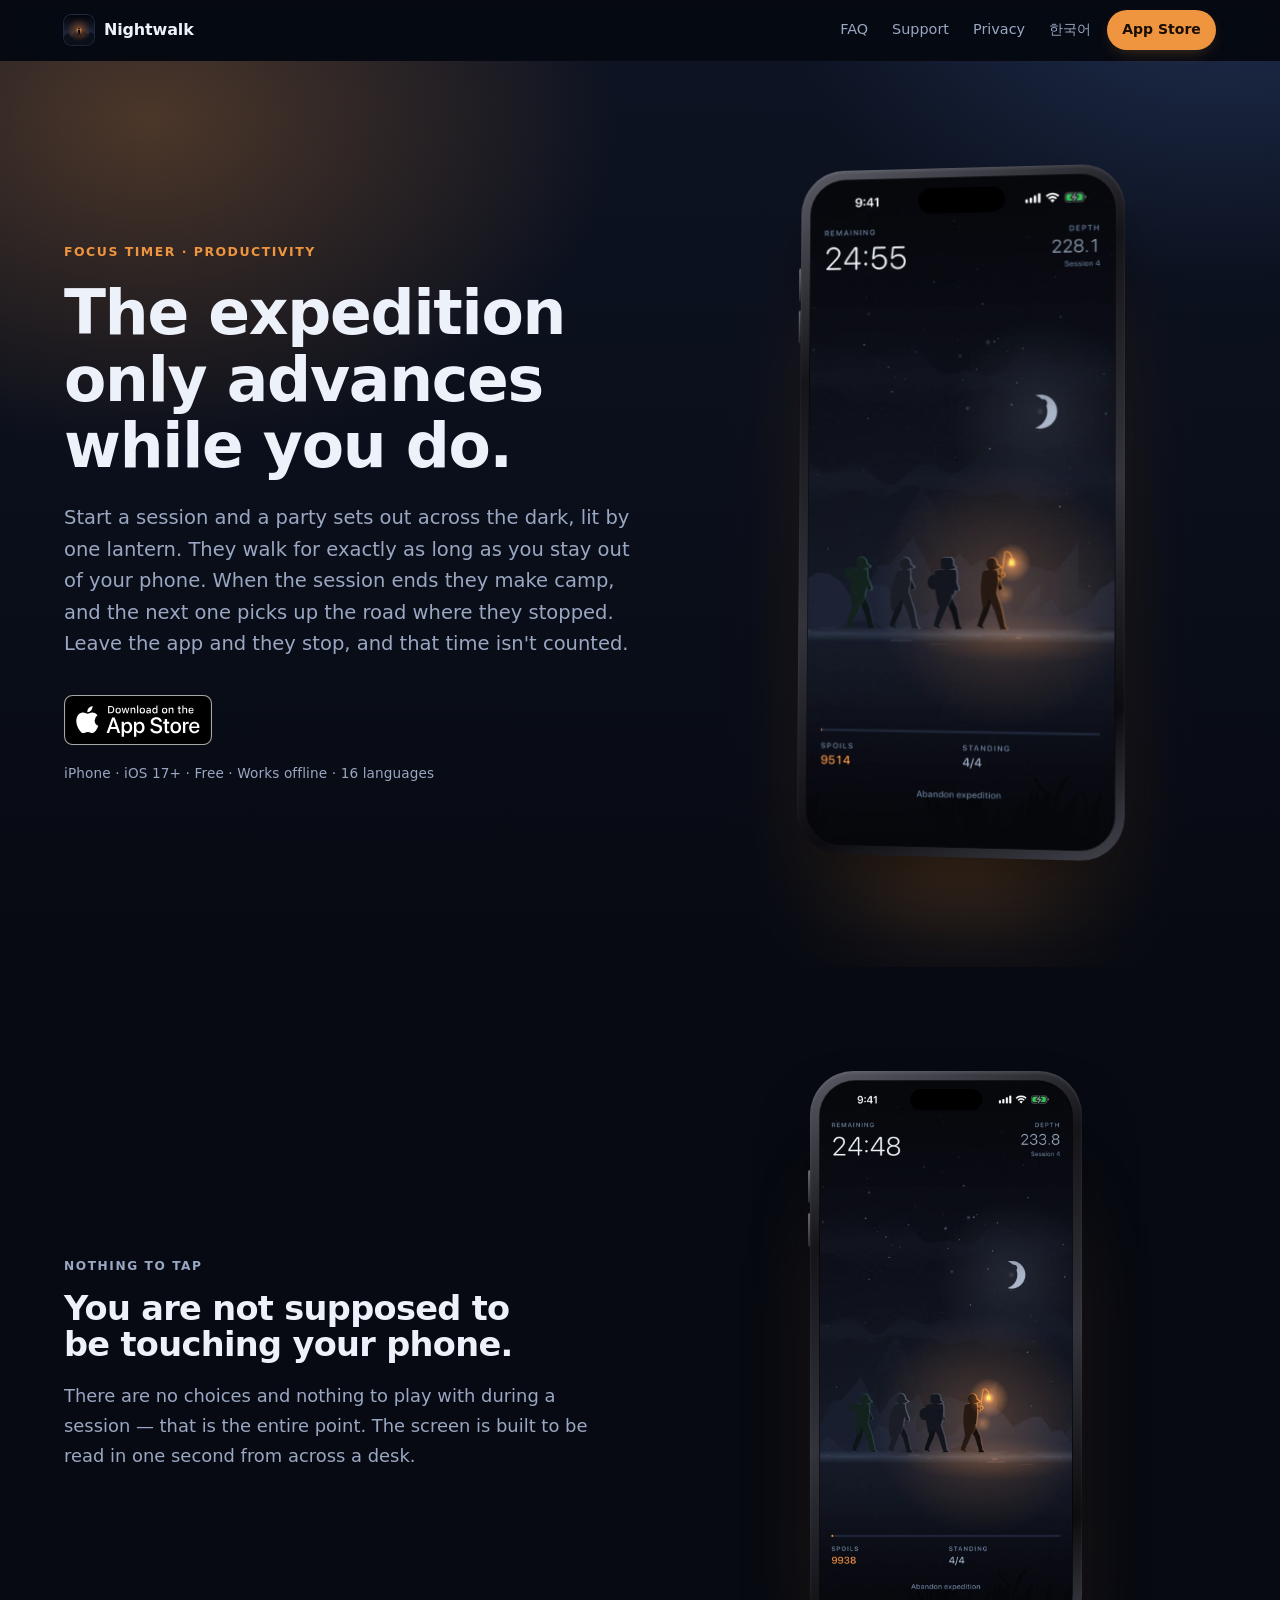
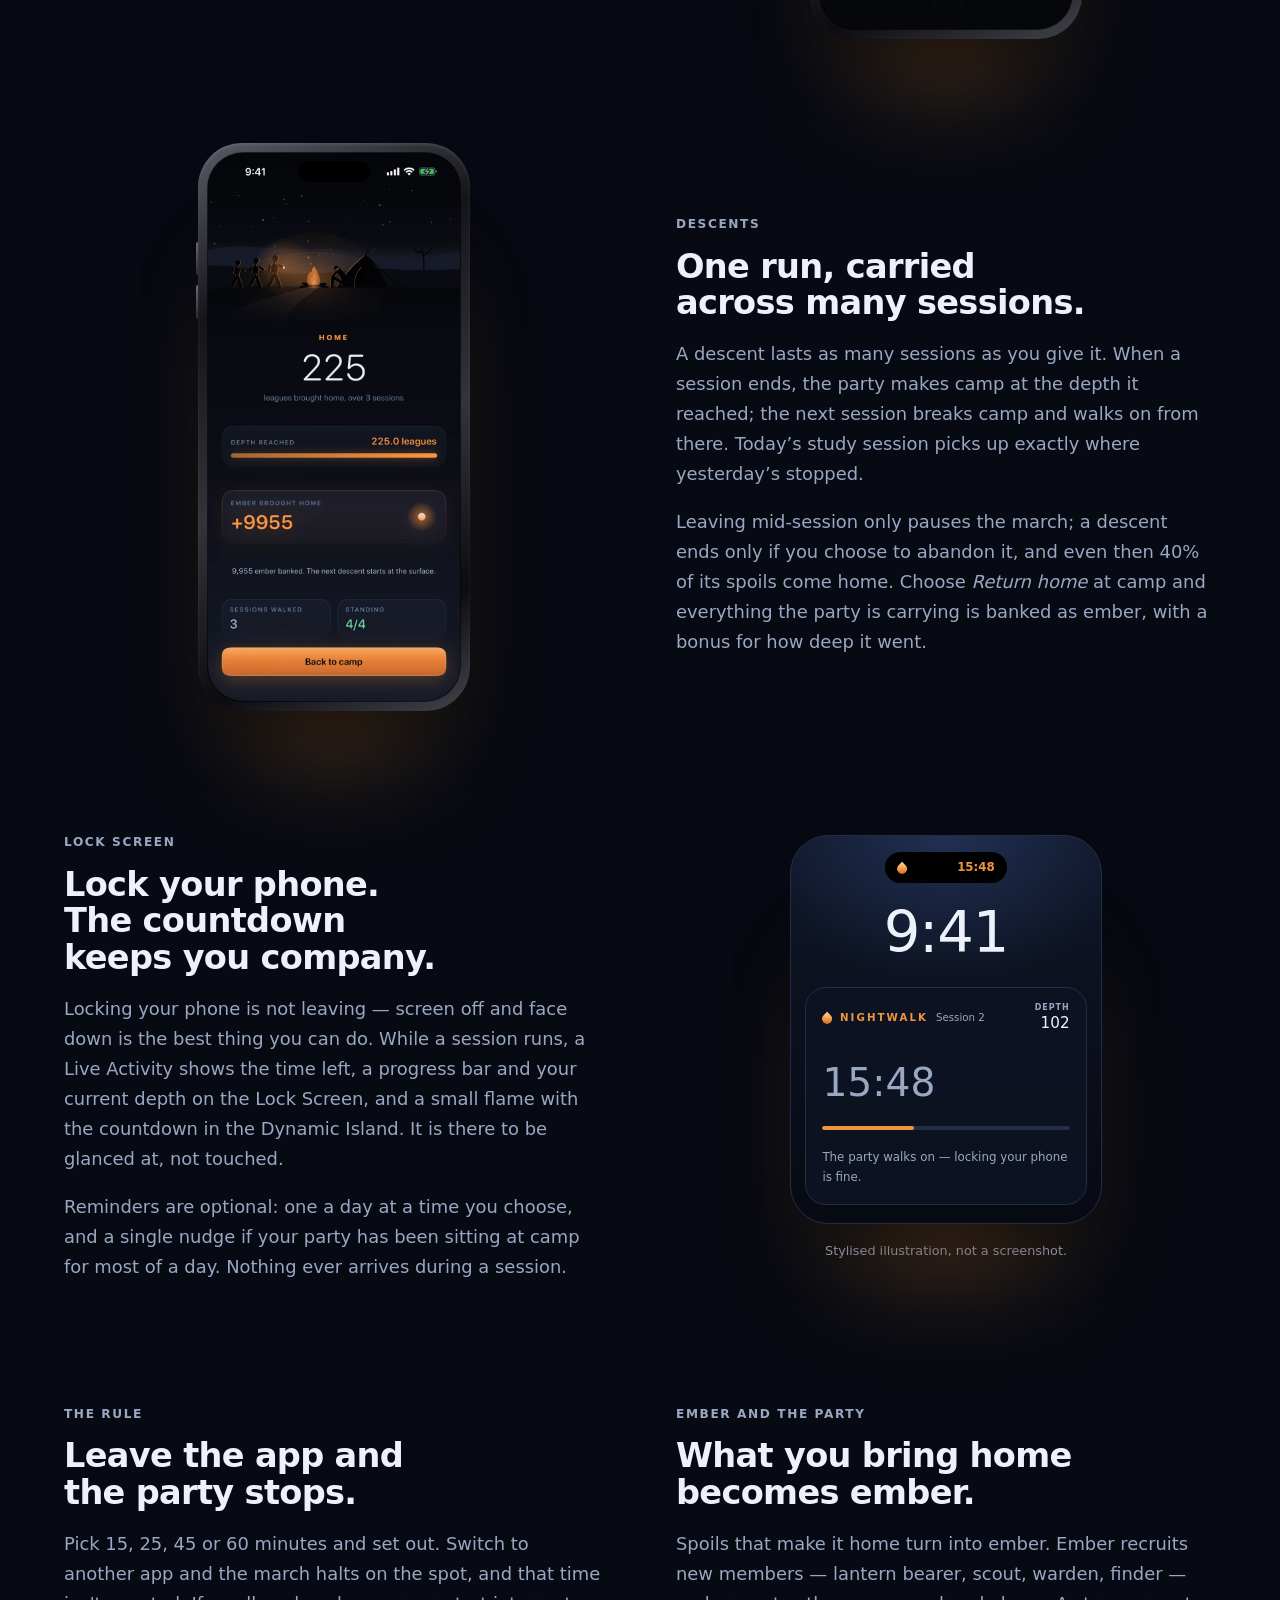
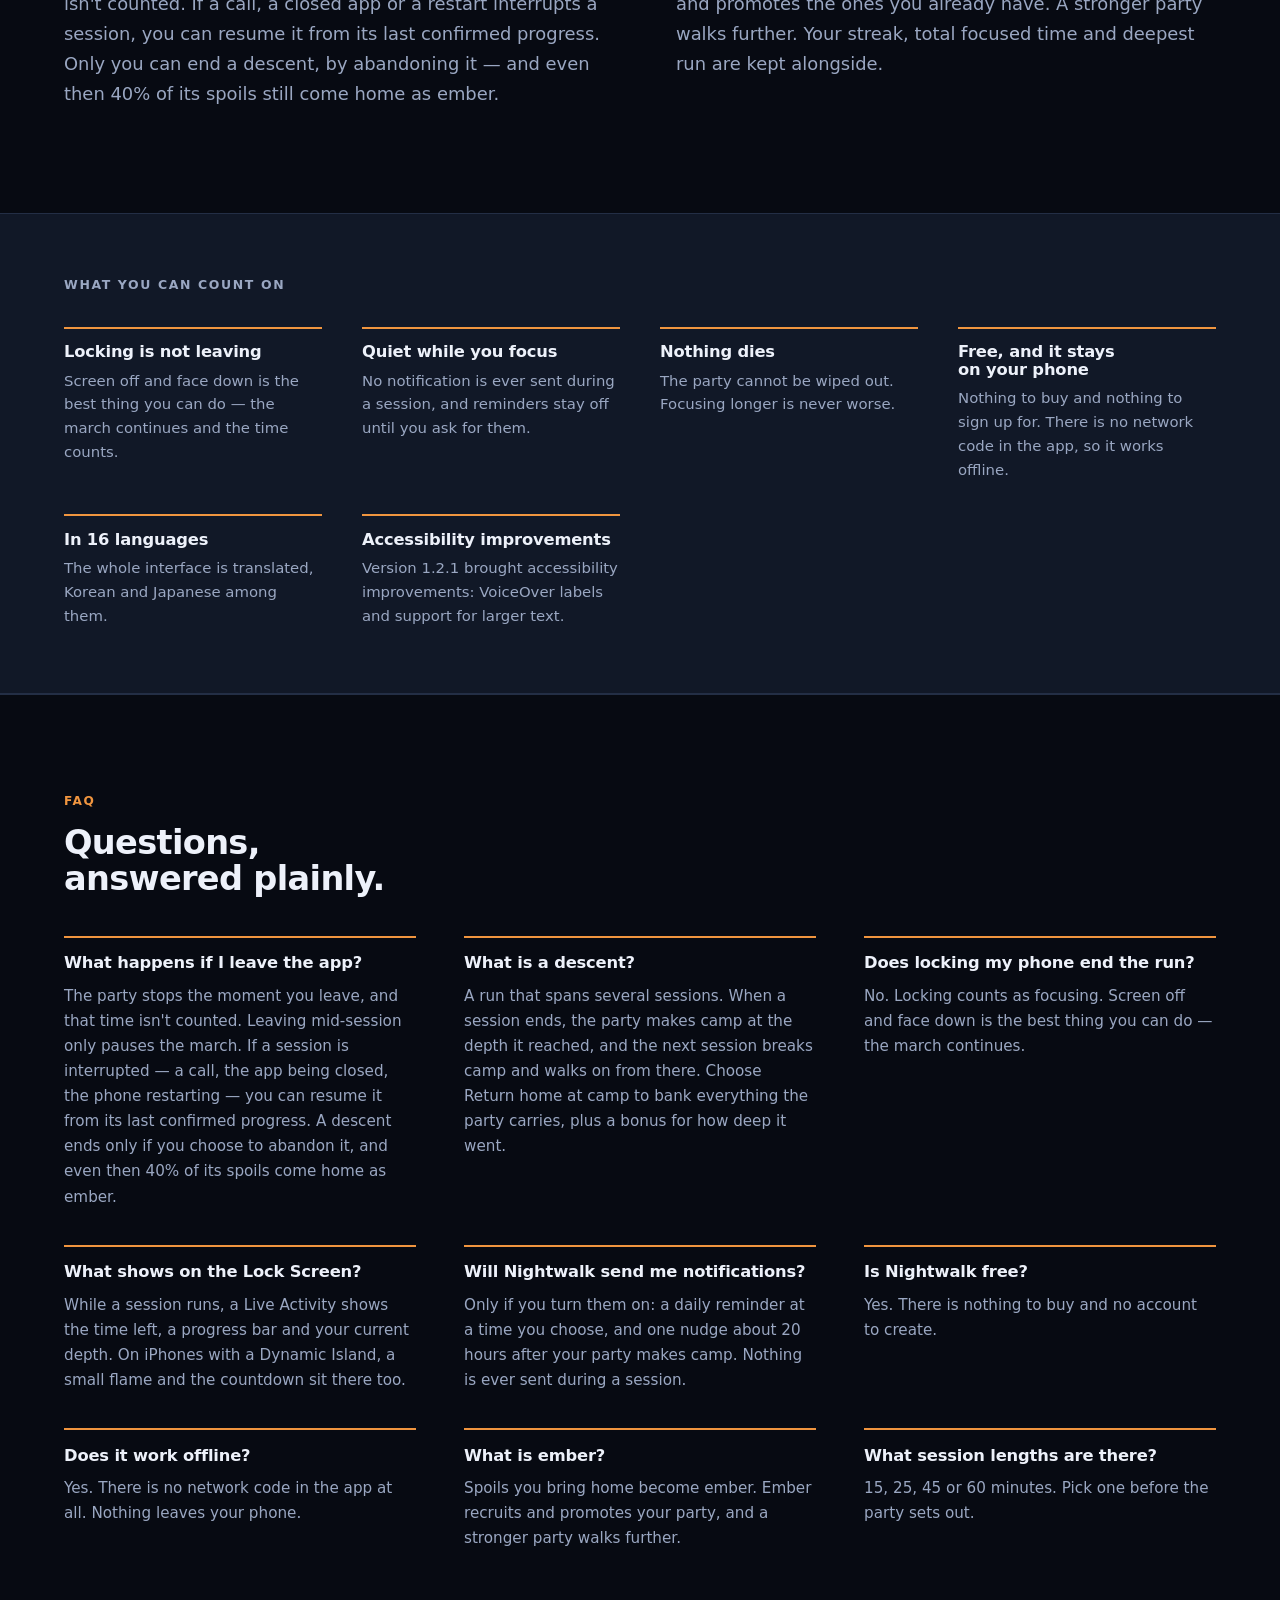
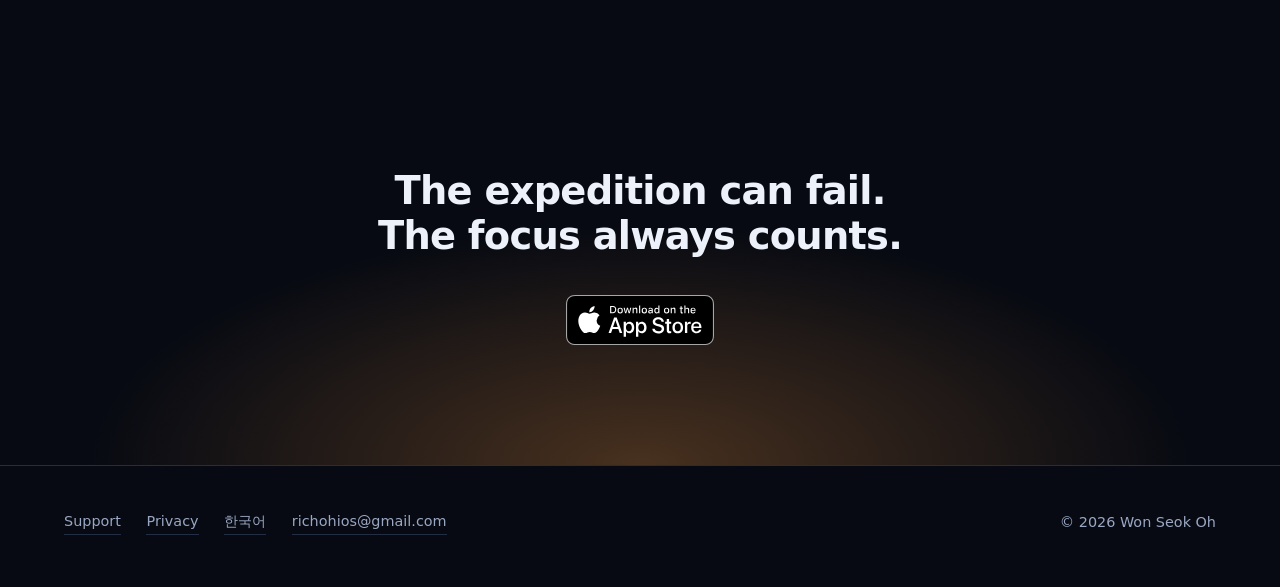
<file: index.html>
<!doctype html>
<html lang="en">
<head>
<meta charset="utf-8">
<meta name="viewport" content="width=device-width,initial-scale=1,viewport-fit=cover">
<title>Nightwalk — Focus Timer Expedition for iPhone</title>
<meta name="description" content="A focus timer where a night expedition walks only while you stay off your phone. Runs span sessions; the countdown sits on your Lock Screen. Free, offline.">
<link rel="canonical" href="https://richoh86.github.io/nightwalk-site/">
<link rel="alternate" hreflang="en" href="https://richoh86.github.io/nightwalk-site/">
<link rel="alternate" hreflang="ko" href="https://richoh86.github.io/nightwalk-site/ko/">
<link rel="alternate" hreflang="x-default" href="https://richoh86.github.io/nightwalk-site/">
<meta name="theme-color" content="#070A12">
<meta name="apple-itunes-app" content="app-id=6801521235">
<meta property="og:type" content="website">
<meta property="og:locale" content="en_US">
<meta property="og:locale:alternate" content="ko_KR">
<meta property="og:site_name" content="Nightwalk">
<meta property="og:title" content="Nightwalk: Focus Expedition">
<meta property="og:description" content="A focus timer where a night expedition walks only while you stay off your phone. Runs span sessions; the countdown sits on your Lock Screen. Free, offline.">
<meta property="og:url" content="https://richoh86.github.io/nightwalk-site/">
<meta property="og:image" content="https://richoh86.github.io/nightwalk-site/assets/img/og.jpg">
<meta property="og:image:width" content="1200">
<meta property="og:image:height" content="630">
<meta name="twitter:card" content="summary_large_image">
<meta name="twitter:title" content="Nightwalk: Focus Expedition">
<meta name="twitter:description" content="A focus timer where a night expedition walks only while you stay off your phone. Runs span sessions; the countdown sits on your Lock Screen. Free, offline.">
<meta name="twitter:image" content="https://richoh86.github.io/nightwalk-site/assets/img/og.jpg">
<link rel="icon" type="image/png" sizes="32x32" href="assets/img/favicon-32.png">
<link rel="icon" type="image/png" sizes="512x512" href="assets/img/icon-512.png">
<link rel="apple-touch-icon" href="assets/img/apple-touch-icon.png">
<style>
  :root{
    color-scheme:dark;
    --sans:system-ui,-apple-system,'SF Pro Text',"Segoe UI",Roboto,'Helvetica Neue',Arial,sans-serif;
    --bg:#070A12;--bg2:#0D1322;--surface:#111827;--surface2:#161F33;
    --line:#232E45;--text:#EDF1FA;--dim:#9AA7C2;
    --accent:#F0953F;--accent-2:#7FA8E8;--on-accent:#1A0E03;
    --glow:rgba(240,149,63,.40);--halo1:rgba(240,149,63,.28);--halo2:rgba(90,130,220,.24);
    --bar:color-mix(in srgb,#070A12 82%,transparent);
  }

*,*::before,*::after{box-sizing:border-box}
html{-webkit-text-size-adjust:100%;scroll-behavior:smooth}
@media (prefers-reduced-motion:reduce){html{scroll-behavior:auto}}
body{margin:0;background:var(--bg);color:var(--text);
  font:400 clamp(1rem,.96rem + .2vw,1.125rem)/1.65 var(--sans);
  -webkit-font-smoothing:antialiased;text-rendering:optimizeLegibility;
  overflow-x:hidden}
img{max-width:100%;display:block}
a{color:inherit}
h1,h2,h3{margin:0;font-weight:700;letter-spacing:-.02em;line-height:1.08;
  text-wrap:balance}
p{margin:0}
::selection{background:var(--accent);color:var(--on-accent)}
:focus-visible{outline:2px solid var(--accent);outline-offset:3px;border-radius:.3rem}

.wrap{width:min(100% - 2.5rem,72rem);margin-inline:auto}
@media (min-width:52rem){.wrap{width:min(100% - 5rem,72rem)}}

/* ---------------------------------------------------------------- header */
.bar{position:sticky;top:0;z-index:50;background:var(--bar);
  border-bottom:1px solid transparent;
  backdrop-filter:saturate(1.6) blur(14px);-webkit-backdrop-filter:saturate(1.6) blur(14px);
  transition:border-color .25s ease,background .25s ease}
.bar.is-stuck{border-bottom-color:var(--line)}
.bar .wrap{display:flex;align-items:center;gap:1rem;min-height:3.75rem}
.brand{display:flex;align-items:center;gap:.65rem;text-decoration:none;
  font-weight:650;letter-spacing:-.01em;font-size:1rem;margin-right:auto}
.brand img{width:1.85rem;height:1.85rem;border-radius:.48rem;
  box-shadow:0 1px 3px rgba(0,0,0,.28),0 0 0 1px var(--line)}
.bar nav{display:none;gap:1.5rem;font-size:.9rem;color:var(--dim)}
.bar nav a{text-decoration:none}
.bar nav a:hover{color:var(--text)}
@media (min-width:46rem){.bar nav{display:flex}}

.pill{display:inline-flex;align-items:center;gap:.4rem;flex:none;
  padding:.5rem .95rem;border-radius:999px;font-size:.875rem;font-weight:600;
  text-decoration:none;background:var(--accent);color:var(--on-accent);
  box-shadow:0 6px 18px -8px var(--glow);transition:transform .18s ease,filter .18s ease}
.pill:hover{transform:translateY(-1px);filter:brightness(1.06)}
.pill.ghost{background:transparent;color:var(--dim);border:1px solid var(--line);
  box-shadow:none;font-weight:500;cursor:default}

/* -------------------------------------------------------------- app badge */
.badge{display:inline-block;transition:transform .18s ease,opacity .18s ease}
.badge:hover{transform:translateY(-2px)}
.badge img{height:3.1rem;width:auto}
.soon{display:inline-flex;align-items:center;gap:.6rem;padding:.85rem 1.3rem;
  border:1px solid var(--line);border-radius:.85rem;background:var(--surface);
  font-size:.95rem;font-weight:600;letter-spacing:-.01em}
.soon::before{content:"";width:.5rem;height:.5rem;border-radius:50%;
  background:var(--accent);box-shadow:0 0 0 4px var(--glow)}

/* ------------------------------------------------------------------- hero */
.hero{position:relative;isolation:isolate;overflow:hidden;
  padding-block:clamp(3rem,2rem + 6vw,6.5rem) clamp(3.5rem,2rem + 7vw,7rem);
  background:linear-gradient(180deg,var(--bg2) 0%,var(--bg) 100%)}
.hero::before{content:"";position:absolute;inset:-20% -10% 0;z-index:-1;
  background:radial-gradient(45% 45% at 18% 22%,var(--halo1),transparent 68%),
             radial-gradient(42% 42% at 88% 8%,var(--halo2),transparent 70%);
  pointer-events:none}
.hero .wrap{display:grid;gap:clamp(2.5rem,1rem + 6vw,4.5rem);align-items:center}
@media (min-width:60rem){.hero .wrap{grid-template-columns:1.05fr .95fr}}
.kicker{display:inline-block;font-size:.78rem;font-weight:700;letter-spacing:.12em;
  text-transform:uppercase;color:var(--accent);margin-bottom:1.1rem}
.hero h1{font-size:clamp(2.1rem,1.3rem + 3.6vw,3.85rem);max-width:19ch}
.hero .lede{margin-top:1.4rem;max-width:56ch;font-size:clamp(1.03rem,.98rem + .34vw,1.22rem);
  color:var(--dim);line-height:1.62}
.cta-row{margin-top:2.2rem;display:flex;flex-wrap:wrap;align-items:center;gap:1rem 1.25rem}
.meta{margin-top:1.1rem;font-size:.85rem;color:var(--dim);letter-spacing:.01em}

/* ----------------------------------------------------------- device frame */
.device{position:relative;width:min(100%,20.5rem);margin-inline:auto;
  padding:.62rem;border-radius:2.75rem;
  background:linear-gradient(155deg,#5b5b66 0%,#141419 26%,#33333c 55%,#0c0c10 82%,#43434d 100%);
  box-shadow:0 2px 3px rgba(255,255,255,.10) inset,
             0 34px 70px -26px rgba(0,0,0,.72),
             0 90px 120px -60px var(--glow)}
.device::before,.device::after{content:"";position:absolute;left:-.13rem;width:.13rem;
  border-radius:.2rem 0 0 .2rem;background:linear-gradient(180deg,#6a6a76,#2a2a32)}
.device::before{top:6.2rem;height:2.1rem}
.device::after{top:8.9rem;height:2.1rem}
.device .screen{position:relative;border-radius:2.2rem;overflow:hidden;
  background:#000;box-shadow:0 0 0 1px rgba(0,0,0,.6)}
.device img{width:100%;height:auto}
.hero .device{transform:perspective(1600px) rotateY(-7deg) rotateX(2deg);
  transform-style:preserve-3d}
@media (max-width:60rem){.hero .device{transform:none;width:min(100%,17.5rem)}}

/* --------------------------------------------------------------- features */
.features{padding-block:clamp(3.5rem,2rem + 6vw,6.5rem);display:grid;
  gap:clamp(3.5rem,1.5rem + 7vw,6.5rem)}
.feature{display:grid;gap:clamp(2rem,1rem + 5vw,4.5rem);align-items:center}
@media (min-width:58rem){
  .feature{grid-template-columns:1fr 1fr}
  .feature:nth-child(even) .feature-art{order:-1}
}
.feature-art .device{width:min(100%,17rem)}
.eyebrow{font-size:.76rem;font-weight:700;letter-spacing:.13em;text-transform:uppercase;
  color:var(--accent);margin-bottom:.9rem}
.feature h2{font-size:clamp(1.45rem,1.12rem + 1.4vw,2.1rem);max-width:22ch}
.feature p{margin-top:1.1rem;max-width:52ch;color:var(--dim);line-height:1.68}
.feature.duo{align-items:start}

/* -------------------------------------------------------------------- faq */
.faq{border-top:1px solid var(--line);padding-block:clamp(3.5rem,2rem + 5vw,6rem)}
.faq h2{font-size:clamp(1.45rem,1.12rem + 1.4vw,2.1rem);max-width:22ch}
.faq dl{margin:2.4rem 0 0;display:grid;gap:2.2rem 3rem;
  grid-template-columns:repeat(auto-fit,minmax(min(100%,19rem),1fr))}
.faq dt{font-size:1.02rem;font-weight:650;letter-spacing:-.01em;line-height:1.35;
  padding-top:.9rem;border-top:2px solid var(--accent)}
.faq dd{margin:.6rem 0 0;font-size:.95rem;color:var(--dim);line-height:1.65;max-width:46ch}

/* ------------------------------------------------------------------ trust */
.trust{border-block:1px solid var(--line);background:var(--surface);
  padding-block:clamp(2.5rem,1.5rem + 4vw,4rem)}
.trust h2{font-size:.78rem;letter-spacing:.13em;text-transform:uppercase;
  color:var(--dim);font-weight:700;margin-bottom:2.2rem}
.trust-grid{display:grid;gap:2rem 2.5rem;
  grid-template-columns:repeat(auto-fit,minmax(14rem,1fr))}
.trust-grid h3{font-size:1.02rem;letter-spacing:-.01em;
  padding-top:.9rem;border-top:2px solid var(--accent)}
.trust-grid p{margin-top:.55rem;font-size:.93rem;color:var(--dim);line-height:1.6;max-width:34ch}

/* -------------------------------------------------------------------- cta */
.closer{position:relative;isolation:isolate;text-align:center;
  padding-block:clamp(4rem,2.5rem + 7vw,7.5rem);overflow:hidden}
.closer::before{content:"";position:absolute;inset:0;z-index:-1;
  background:radial-gradient(60% 80% at 50% 100%,var(--halo1),transparent 72%)}
.closer p.line{font-size:clamp(1.45rem,1.1rem + 1.9vw,2.4rem);font-weight:700;
  letter-spacing:-.02em;line-height:1.18;max-width:22ch;margin-inline:auto;
  text-wrap:balance}
.closer .cta-row{justify-content:center;margin-top:2.3rem}

/* ----------------------------------------------------------------- footer */
footer{border-top:1px solid var(--line);background:var(--bg);
  padding-block:2.75rem 3.25rem;font-size:.9rem;color:var(--dim)}
footer .wrap{display:flex;flex-wrap:wrap;gap:.85rem 1.6rem;align-items:center}
footer a{text-decoration:none;border-bottom:1px solid var(--line);padding-bottom:1px}
footer a:hover{color:var(--text);border-bottom-color:var(--accent)}
footer .copy{margin-left:auto}
@media (max-width:44rem){footer .copy{margin-left:0;width:100%}}

/* ------------------------------------------------------------------ prose */
.doc{padding-block:clamp(2.75rem,2rem + 4vw,5rem) clamp(3rem,2rem + 5vw,6rem)}
.doc .wrap{width:min(100% - 2.5rem,46rem)}
.doc h1{font-size:clamp(2rem,1.5rem + 2vw,2.9rem)}
.doc .sub{margin-top:.7rem;color:var(--dim);font-size:1rem}
.prose{margin-top:2.75rem;max-width:65ch}
.prose h2{font-size:1.22rem;margin:2.9rem 0 .85rem;letter-spacing:-.015em}
.prose h3{font-size:1.03rem;margin:2rem 0 .5rem;letter-spacing:-.01em}
.prose p{margin:0 0 1.05rem;color:var(--dim);line-height:1.72}
.prose strong{color:var(--text);font-weight:650}
.prose em{color:var(--text);font-style:italic}
.prose a{color:var(--accent);text-decoration:none;border-bottom:1px solid var(--glow)}
.prose a:hover{border-bottom-color:var(--accent)}
.prose ul{margin:0 0 1.2rem;padding-left:1.15rem;color:var(--dim)}
.prose li{margin:.4rem 0;line-height:1.68}
.prose li::marker{color:var(--accent)}
.prose dl{margin:0}
.prose dt{font-weight:650;color:var(--text);margin:2rem 0 .5rem;letter-spacing:-.01em}
.prose dd{margin:0 0 1.05rem;color:var(--dim);line-height:1.72}
.prose code{font:.88em/1.4 ui-monospace,SFMono-Regular,Menlo,monospace;
  background:var(--surface2);border:1px solid var(--line);border-radius:.35rem;
  padding:.1em .4em;color:var(--text)}
.prose hr{margin:3.25rem 0;border:0;border-top:1px solid var(--line)}
.card,.lede-box{background:var(--surface);border:1px solid var(--line);
  border-left:3px solid var(--accent);border-radius:.7rem;
  padding:1.15rem 1.35rem;margin:0 0 1.6rem}
.card p,.lede-box p{margin:0 0 .8rem}
.card p:last-child,.lede-box p:last-child{margin:0}
.doc-links{margin-top:3.5rem;padding-top:1.5rem;border-top:1px solid var(--line);
  font-size:.92rem;color:var(--dim);display:flex;flex-wrap:wrap;gap:.6rem 1.3rem}
.doc-links a{text-decoration:none;border-bottom:1px solid var(--line)}
.doc-links a:hover{color:var(--text);border-bottom-color:var(--accent)}

/* ------------------------------------------- live activity illustration */
.lock{position:relative;width:min(100%,19.5rem);margin-inline:auto;
  padding:1rem .85rem 1.15rem;border-radius:2.4rem;border:1px solid var(--line);
  background:radial-gradient(90% 55% at 50% 0%,var(--halo2),transparent 70%),
             linear-gradient(180deg,#0F1628 0%,var(--bg) 100%);
  box-shadow:0 34px 70px -26px rgba(0,0,0,.72),0 90px 120px -60px var(--glow)}
.lock .island{display:flex;align-items:center;justify-content:space-between;
  width:7.6rem;height:1.95rem;margin-inline:auto;padding:0 .75rem;border-radius:999px;
  background:#000;color:var(--accent);font-size:.74rem;font-weight:600;
  font-variant-numeric:tabular-nums}
.lock .time-of-day{margin:1.3rem 0 1.6rem;text-align:center;font-size:3.6rem;
  font-weight:300;line-height:1;letter-spacing:-.02em;color:var(--text)}
.flame{display:inline-block;flex:none;width:.6rem;height:.6rem;margin-top:.15rem;
  border-radius:50% 0 50% 50%;transform:rotate(-45deg);
  background:linear-gradient(225deg,#FFD9A0 0%,var(--accent) 55%,#C2541C 100%)}
.la{background:rgba(13,19,34,.94);border:1px solid var(--line);border-radius:1.3rem;
  padding:.95rem 1.05rem 1rem;text-align:left}
.la-top{display:flex;align-items:center;gap:.5rem;min-width:0}
.la-word{font-size:.64rem;font-weight:800;letter-spacing:.2em;color:var(--accent)}
.la-leg{font-size:.64rem;font-weight:500;color:var(--dim);white-space:nowrap}
.la-depth{margin-left:auto;text-align:right;line-height:1.1}
.la-depth small{display:block;font-size:.5rem;font-weight:600;letter-spacing:.12em;
  text-transform:uppercase;color:var(--dim)}
.la-depth span{font-size:.95rem;font-weight:300;font-variant-numeric:tabular-nums}
.la-clock{margin-top:.55rem;font-size:2.45rem;font-weight:300;line-height:1;
  font-variant-numeric:tabular-nums;color:var(--text)}
.la-bar{margin-top:.65rem;height:.28rem;border-radius:999px;background:var(--line);overflow:hidden}
.la-bar i{display:block;width:37%;height:100%;border-radius:inherit;background:var(--accent)}
.la-line{margin-top:.55rem;font-size:.74rem;line-height:1.4;color:var(--dim)}
.illus-note{margin-top:1rem;text-align:center;font-size:.8rem;color:var(--dim)}

/* ----------------------------------------------------------------- reveal */
.js .reveal{opacity:0;transform:translateY(18px);
  transition:opacity .7s cubic-bezier(.22,.7,.3,1),transform .7s cubic-bezier(.22,.7,.3,1)}
.js .reveal.in{opacity:1;transform:none}
@media (prefers-reduced-motion:reduce){
  .js .reveal{opacity:1;transform:none;transition:none}
  .badge:hover,.pill:hover{transform:none}
}
</style>
<script type="application/ld+json">
{
  "@context": "https://schema.org",
  "@graph": [
    {
      "@type": "MobileApplication",
      "name": "Nightwalk: Focus Expedition",
      "operatingSystem": "iOS",
      "applicationCategory": "ProductivityApplication",
      "inLanguage": "en",
      "description": "A focus timer where a night expedition walks only while you stay off your phone. Runs span sessions; the countdown sits on your Lock Screen. Free, offline.",
      "url": "https://apps.apple.com/app/id6801521235",
      "downloadUrl": "https://apps.apple.com/app/id6801521235",
      "image": "https://richoh86.github.io/nightwalk-site/assets/img/icon-512.png",
      "screenshot": [
        "https://richoh86.github.io/nightwalk-site/assets/release-1.2.1/en-march.webp",
        "https://richoh86.github.io/nightwalk-site/assets/release-1.2.1/en-camp.webp",
        "https://richoh86.github.io/nightwalk-site/assets/release-1.2.1/en-summary.webp"
      ],
      "author": {
        "@type": "Person",
        "name": "Won Seok Oh"
      },
      "offers": {
        "@type": "Offer",
        "price": "0",
        "priceCurrency": "USD"
      }
    },
    {
      "@type": "FAQPage",
      "inLanguage": "en",
      "url": "https://richoh86.github.io/nightwalk-site/",
      "mainEntity": [
        {
          "@type": "Question",
          "name": "What happens if I leave the app?",
          "acceptedAnswer": {
            "@type": "Answer",
            "text": "The party stops the moment you leave, and that time isn't counted. Leaving mid-session only pauses the march. If a session is interrupted — a call, the app being closed, the phone restarting — you can resume it from its last confirmed progress. A descent ends only if you choose to abandon it, and even then 40% of its spoils come home as ember."
          }
        },
        {
          "@type": "Question",
          "name": "What is a descent?",
          "acceptedAnswer": {
            "@type": "Answer",
            "text": "A run that spans several sessions. When a session ends, the party makes camp at the depth it reached, and the next session breaks camp and walks on from there. Choose Return home at camp to bank everything the party carries, plus a bonus for how deep it went."
          }
        },
        {
          "@type": "Question",
          "name": "Does locking my phone end the run?",
          "acceptedAnswer": {
            "@type": "Answer",
            "text": "No. Locking counts as focusing. Screen off and face down is the best thing you can do — the march continues."
          }
        },
        {
          "@type": "Question",
          "name": "What shows on the Lock Screen?",
          "acceptedAnswer": {
            "@type": "Answer",
            "text": "While a session runs, a Live Activity shows the time left, a progress bar and your current depth. On iPhones with a Dynamic Island, a small flame and the countdown sit there too."
          }
        },
        {
          "@type": "Question",
          "name": "Will Nightwalk send me notifications?",
          "acceptedAnswer": {
            "@type": "Answer",
            "text": "Only if you turn them on: a daily reminder at a time you choose, and one nudge about 20 hours after your party makes camp. Nothing is ever sent during a session."
          }
        },
        {
          "@type": "Question",
          "name": "Is Nightwalk free?",
          "acceptedAnswer": {
            "@type": "Answer",
            "text": "Yes. There is nothing to buy and no account to create."
          }
        },
        {
          "@type": "Question",
          "name": "Does it work offline?",
          "acceptedAnswer": {
            "@type": "Answer",
            "text": "Yes. There is no network code in the app at all. Nothing leaves your phone."
          }
        },
        {
          "@type": "Question",
          "name": "What is ember?",
          "acceptedAnswer": {
            "@type": "Answer",
            "text": "Spoils you bring home become ember. Ember recruits and promotes your party, and a stronger party walks further."
          }
        },
        {
          "@type": "Question",
          "name": "What session lengths are there?",
          "acceptedAnswer": {
            "@type": "Answer",
            "text": "15, 25, 45 or 60 minutes. Pick one before the party sets out."
          }
        }
      ]
    }
  ]
}
</script>
</head>
<body>

<header class="bar">
  <div class="wrap">
    <a class="brand" href="./"><img src="assets/img/icon-512.png" width="512" height="512" alt="">Nightwalk</a>
    <nav><a href="#faq">FAQ</a><a href="support.html">Support</a><a href="privacy.html">Privacy</a><a href="ko/" hreflang="ko" lang="ko">한국어</a></nav>
    <a class="pill" href="https://apps.apple.com/app/id6801521235">App&nbsp;Store</a>
  </div>
</header>

<main>
<section class="hero">
  <div class="wrap">
    <div>
      <p class="kicker">Focus timer · Productivity</p>
      <h1>The expedition only advances while you do.</h1>
      <p class="lede">Start a session and a party sets out across the dark, lit by one lantern. They walk for exactly as long as you stay out of your phone. When the session ends they make camp, and the next one picks up the road where they stopped. Leave the app and they stop, and that time isn't counted.</p>
      <div class="cta-row"><a class="badge" href="https://apps.apple.com/app/id6801521235"><img src="assets/img/app-store-badge.svg" width="160" height="53" alt="Download on the App Store"></a></div>
      <p class="meta">iPhone · iOS 17+ · Free · Works offline · 16 languages</p>
    </div>
    <div class="hero-art">
      <div class="device">
        <div class="screen">
          <img src="assets/release-1.2.1/en-march.webp" width="760" height="1652" fetchpriority="high" decoding="async" alt="Nightwalk mid-session: a party of four with a lantern marching under a crescent moon, 24:55 remaining, depth 228.1 in session 4, 9514 spoils and the party standing at 4 of 4.">
        </div>
      </div>
    </div>
  </div>
</section>

<div class="wrap">
  <div class="features">
    <section class="feature reveal">
      <div class="feature-copy">
        <p class="eyebrow">Nothing to tap</p>
        <h2>You are not supposed to be touching your phone.</h2>
        <p>There are no choices and nothing to play with during a session — that is the entire point. The screen is built to be read in one second from across a desk.</p>
      </div>
      <div class="feature-art">
        <div class="device">
        <div class="screen">
          <img src="assets/release-1.2.1/en-spoils.webp" width="760" height="1652" loading="lazy" decoding="async" alt="The march a few seconds later: 24:48 remaining, depth 233.8 in session 4, 9938 spoils collected, the party standing at 4 of 4, and Abandon expedition as the only control.">

        </div>
      </div>
      </div>
    </section>
    <section class="feature reveal" id="descents">
      <div class="feature-copy">
        <p class="eyebrow">Descents</p>
        <h2>One run, carried across many sessions.</h2>
        <p>A descent lasts as many sessions as you give it. When a session ends, the party makes camp at the depth it reached; the next session breaks camp and walks on from there. Today&rsquo;s study session picks up exactly where yesterday&rsquo;s stopped.</p>
        <p>Leaving mid-session only pauses the march; a descent ends only if you choose to abandon it, and even then 40% of its spoils come home. Choose <em>Return home</em> at camp and everything the party is carrying is banked as ember, with a bonus for how deep it went.</p>
      </div>
      <div class="feature-art">
        <div class="device">
        <div class="screen">
          <img src="assets/release-1.2.1/en-summary.webp" width="760" height="1652" loading="lazy" decoding="async" alt="The Home screen after Return home: 225 leagues brought home over 3 sessions, depth reached 225.0 leagues, +9955 ember brought home, sessions walked 3, the party standing at 4 of 4, and Back to camp.">

        </div>
      </div>
      </div>
    </section>
    <section class="feature reveal" id="lock-screen">
      <div class="feature-copy">
        <p class="eyebrow">Lock Screen</p>
        <h2>Lock your phone. The countdown keeps you company.</h2>
        <p>Locking your phone is not leaving — screen off and face down is the best thing you can do. While a session runs, a Live Activity shows the time left, a progress bar and your current depth on the Lock Screen, and a small flame with the countdown in the Dynamic Island. It is there to be glanced at, not touched.</p>
        <p>Reminders are optional: one a day at a time you choose, and a single nudge if your party has been sitting at camp for most of a day. Nothing ever arrives during a session.</p>
      </div>
      <div class="feature-art">
        <figure style="margin:0">
          <div class="lock" role="img" aria-label="Stylised illustration of the Lock Screen during a session: a card reading Nightwalk, Session 2, depth 102, 15:48 left, a progress bar, and the line: The party walks on — locking your phone is fine.">
            <div class="island" aria-hidden="true"><span class="flame"></span><span>15:48</span></div>
            <p class="time-of-day" aria-hidden="true">9:41</p>
            <div class="la" aria-hidden="true">
              <div class="la-top"><span class="flame"></span><span class="la-word">NIGHTWALK</span><span class="la-leg">Session 2</span><span class="la-depth"><small>Depth</small><span>102</span></span></div>
              <p class="la-clock">15:48</p>
              <div class="la-bar"><i></i></div>
              <p class="la-line">The party walks on — locking your phone is fine.</p>
            </div>
          </div>
          <figcaption class="illus-note">Stylised illustration, not a screenshot.</figcaption>
        </figure>
      </div>
    </section>
    <section class="feature duo reveal">
      <div class="feature-copy">
        <p class="eyebrow">The rule</p>
        <h2>Leave the app and the party stops.</h2>
        <p>Pick 15, 25, 45 or 60 minutes and set out. Switch to another app and the march halts on the spot, and that time isn't counted. If a call, a closed app or a restart interrupts a session, you can resume it from its last confirmed progress. Only you can end a descent, by abandoning it — and even then 40% of its spoils still come home as ember.</p>
      </div>
      <div class="feature-copy">
        <p class="eyebrow">Ember and the party</p>
        <h2>What you bring home becomes ember.</h2>
        <p>Spoils that make it home turn into ember. Ember recruits new members — lantern bearer, scout, warden, finder — and promotes the ones you already have. A stronger party walks further. Your streak, total focused time and deepest run are kept alongside.</p>
      </div>
    </section>
  </div>
</div>

<section class="trust">
  <div class="wrap">
    <h2>What you can count on</h2>
    <div class="trust-grid">
      <div class="reveal"><h3>Locking is not leaving</h3><p>Screen off and face down is the best thing you can do — the march continues and the time counts.</p></div>
      <div class="reveal"><h3>Quiet while you focus</h3><p>No notification is ever sent during a session, and reminders stay off until you ask for them.</p></div>
      <div class="reveal"><h3>Nothing dies</h3><p>The party cannot be wiped out. Focusing longer is never worse.</p></div>
      <div class="reveal"><h3>Free, and it stays on your phone</h3><p>Nothing to buy and nothing to sign up for. There is no network code in the app, so it works offline.</p></div>
      <div class="reveal"><h3>In 16 languages</h3><p>The whole interface is translated, Korean and Japanese among them.</p></div>
      <div class="reveal"><h3>Accessibility improvements</h3><p>Version 1.2.1 brought accessibility improvements: VoiceOver labels and support for larger text.</p></div>
    </div>
  </div>
</section>

<section class="faq" id="faq">
  <div class="wrap">
    <p class="eyebrow">FAQ</p>
    <h2>Questions, answered plainly.</h2>
    <dl>
      <div class="reveal"><dt>What happens if I leave the app?</dt><dd>The party stops the moment you leave, and that time isn't counted. Leaving mid-session only pauses the march. If a session is interrupted — a call, the app being closed, the phone restarting — you can resume it from its last confirmed progress. A descent ends only if you choose to abandon it, and even then 40% of its spoils come home as ember.</dd></div>
      <div class="reveal"><dt>What is a descent?</dt><dd>A run that spans several sessions. When a session ends, the party makes camp at the depth it reached, and the next session breaks camp and walks on from there. Choose Return home at camp to bank everything the party carries, plus a bonus for how deep it went.</dd></div>
      <div class="reveal"><dt>Does locking my phone end the run?</dt><dd>No. Locking counts as focusing. Screen off and face down is the best thing you can do — the march continues.</dd></div>
      <div class="reveal"><dt>What shows on the Lock Screen?</dt><dd>While a session runs, a Live Activity shows the time left, a progress bar and your current depth. On iPhones with a Dynamic Island, a small flame and the countdown sit there too.</dd></div>
      <div class="reveal"><dt>Will Nightwalk send me notifications?</dt><dd>Only if you turn them on: a daily reminder at a time you choose, and one nudge about 20 hours after your party makes camp. Nothing is ever sent during a session.</dd></div>
      <div class="reveal"><dt>Is Nightwalk free?</dt><dd>Yes. There is nothing to buy and no account to create.</dd></div>
      <div class="reveal"><dt>Does it work offline?</dt><dd>Yes. There is no network code in the app at all. Nothing leaves your phone.</dd></div>
      <div class="reveal"><dt>What is ember?</dt><dd>Spoils you bring home become ember. Ember recruits and promotes your party, and a stronger party walks further.</dd></div>
      <div class="reveal"><dt>What session lengths are there?</dt><dd>15, 25, 45 or 60 minutes. Pick one before the party sets out.</dd></div>
    </dl>
  </div>
</section>

<section class="closer">
  <div class="wrap">
    <p class="line">The expedition can fail. The focus always counts.</p>
    <div class="cta-row"><a class="badge" href="https://apps.apple.com/app/id6801521235"><img src="assets/img/app-store-badge.svg" width="160" height="53" alt="Download on the App Store"></a></div>
  </div>
</section>
</main>

<footer>
  <div class="wrap">
    <a href="support.html">Support</a> <a href="privacy.html">Privacy</a> <a href="ko/" hreflang="ko" lang="ko">한국어</a> <a href="mailto:richohios@gmail.com">richohios@gmail.com</a>
    <span class="copy">© 2026 Won Seok Oh</span>
  </div>
</footer>
<script>document.documentElement.classList.add('js');
(function(){
  var bar=document.querySelector('.bar');
  if(bar){var s=function(){bar.classList.toggle('is-stuck',window.scrollY>4)};
    s();addEventListener('scroll',s,{passive:true});}
  var els=document.querySelectorAll('.reveal');
  if(!('IntersectionObserver' in window)){
    for(var i=0;i<els.length;i++)els[i].classList.add('in');return;}
  var io=new IntersectionObserver(function(es){
    es.forEach(function(e){if(e.isIntersecting){e.target.classList.add('in');io.unobserve(e.target)}})
  },{rootMargin:'0px 0px -8% 0px',threshold:.08});
  for(var j=0;j<els.length;j++)io.observe(els[j]);
})();</script>
</body>
</html>
</file>
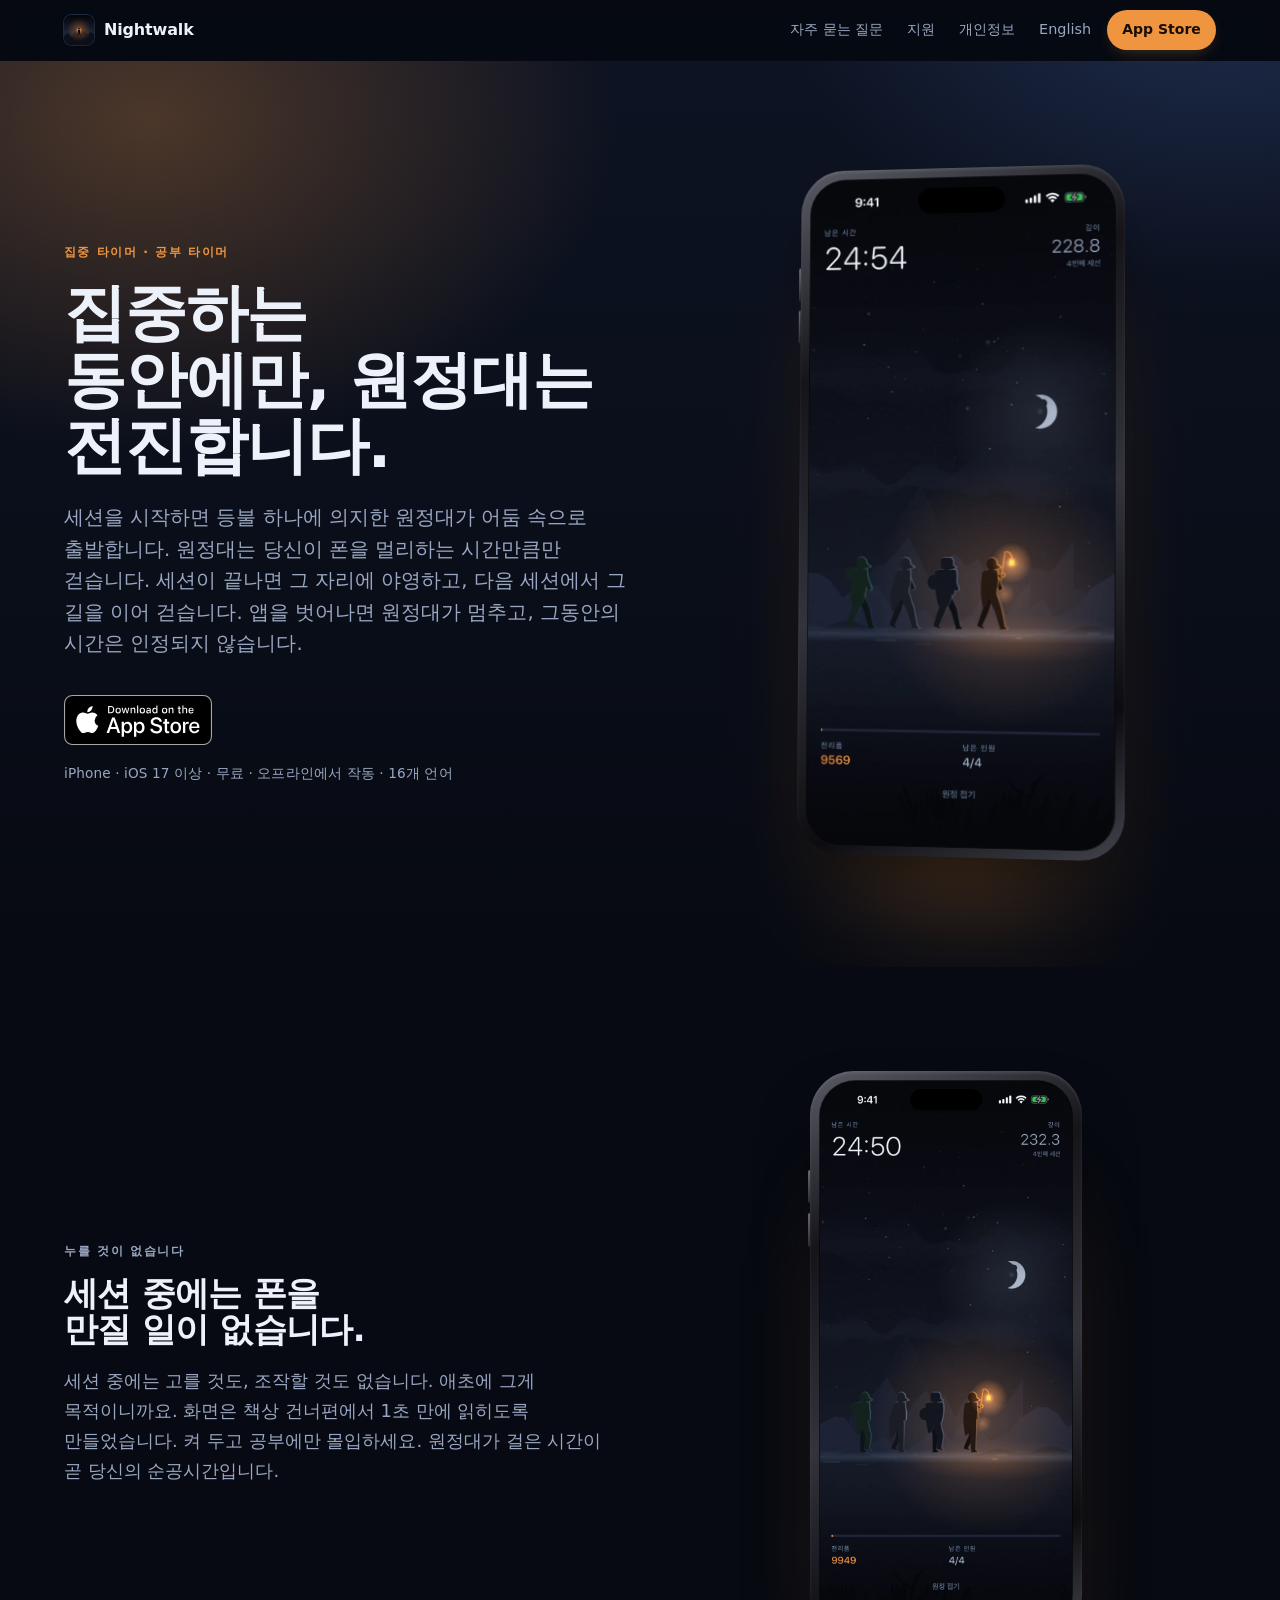
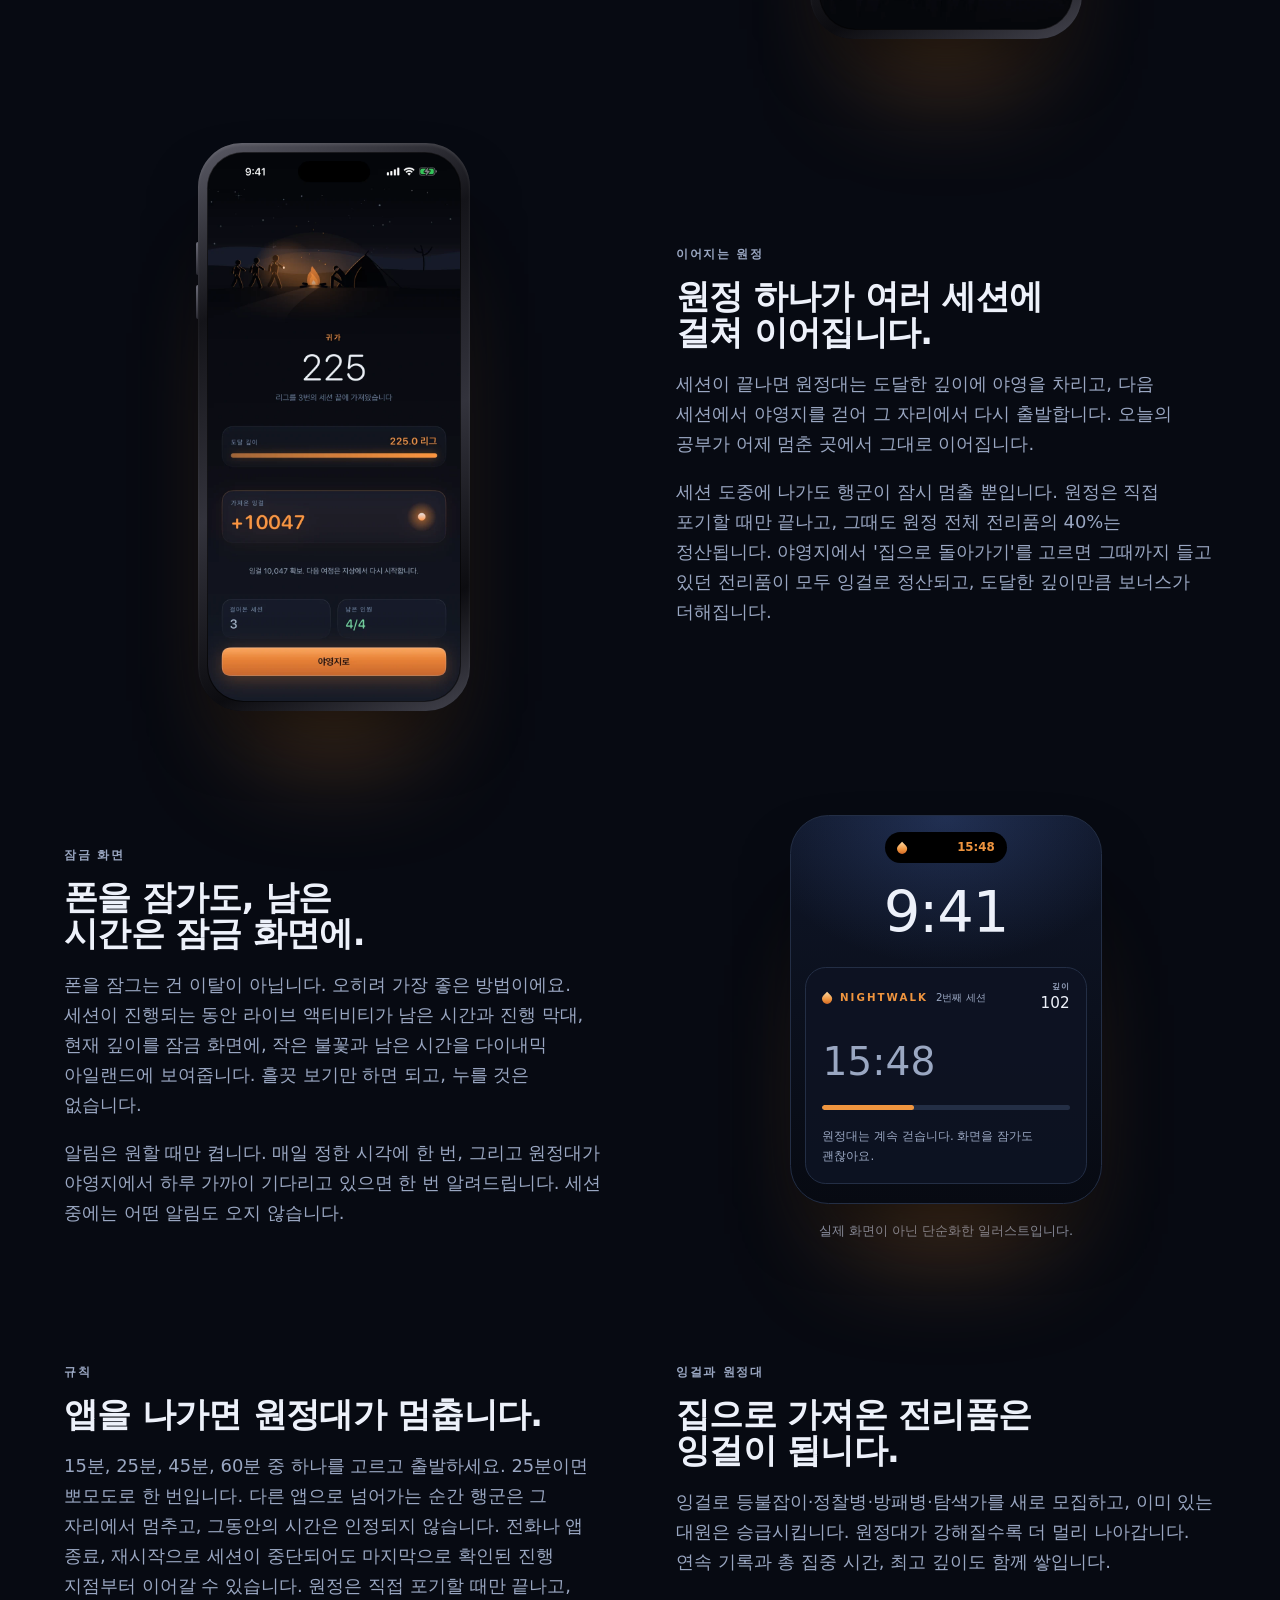
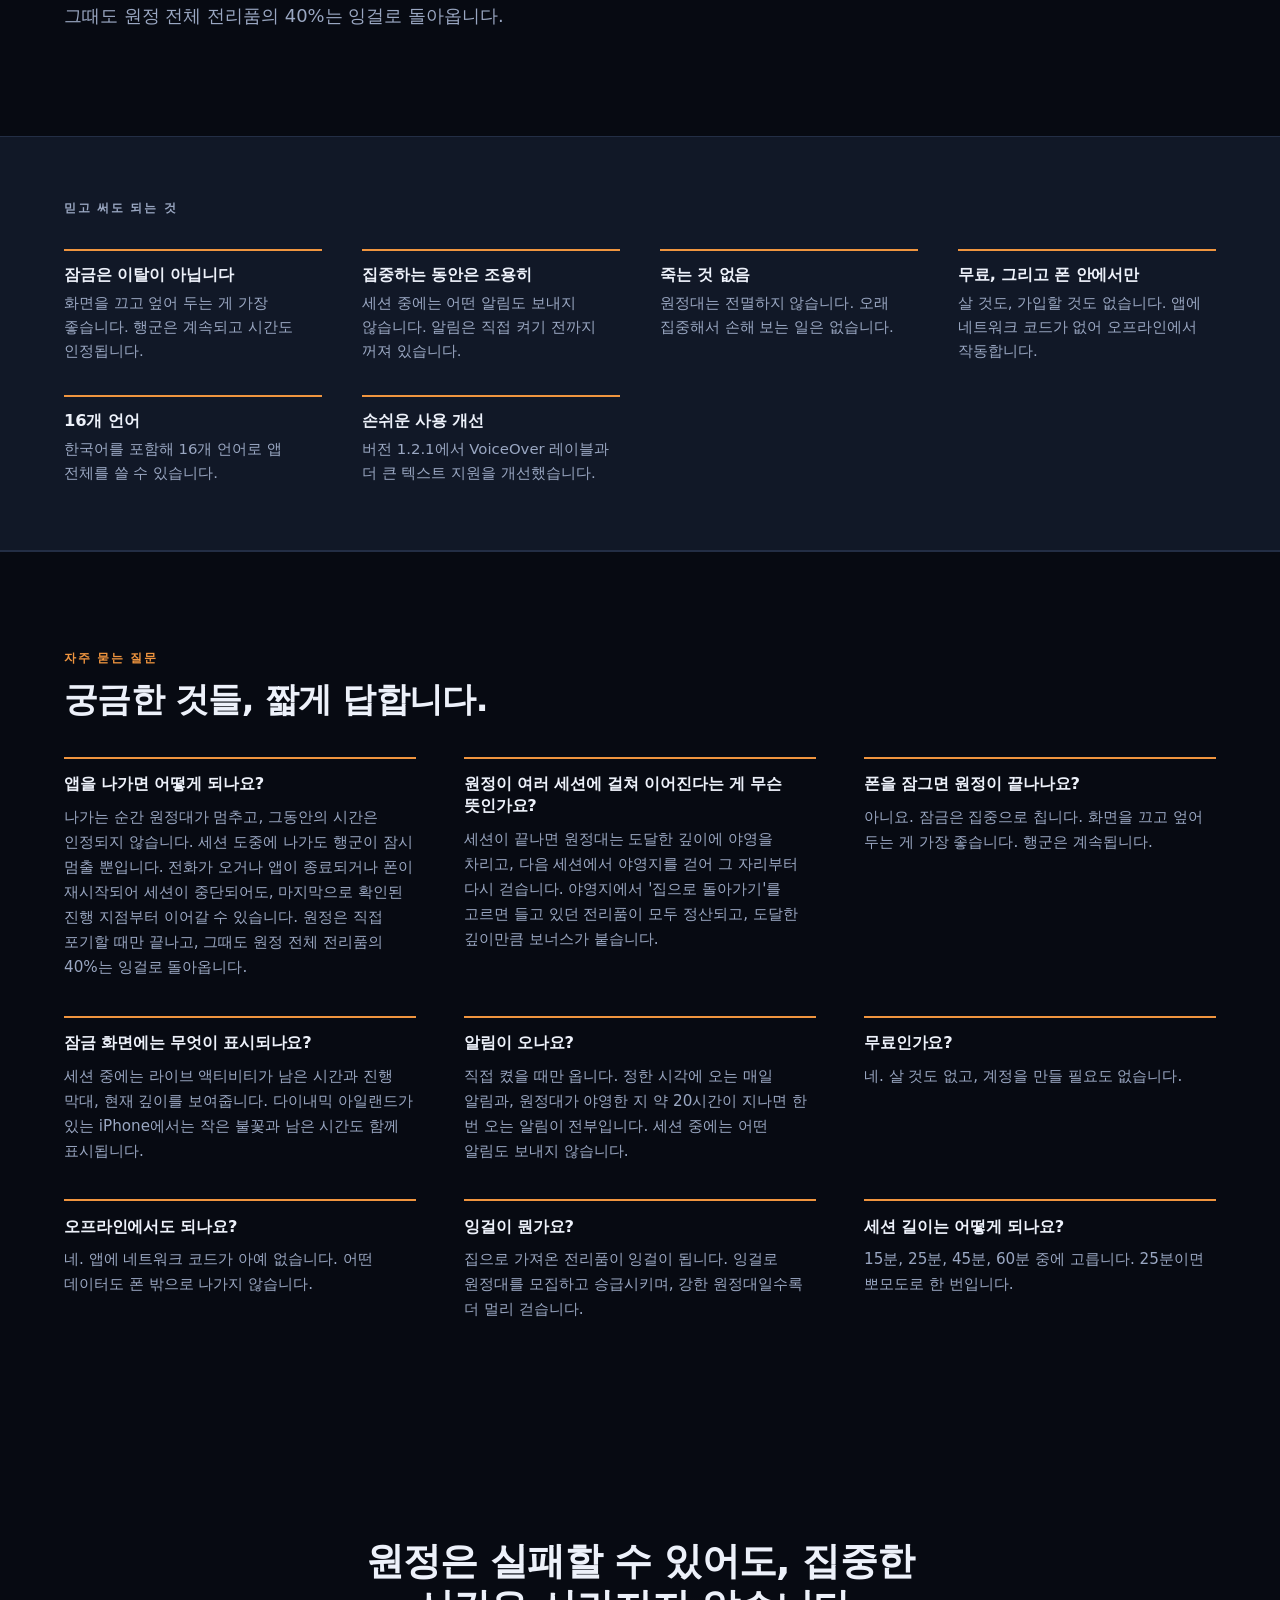
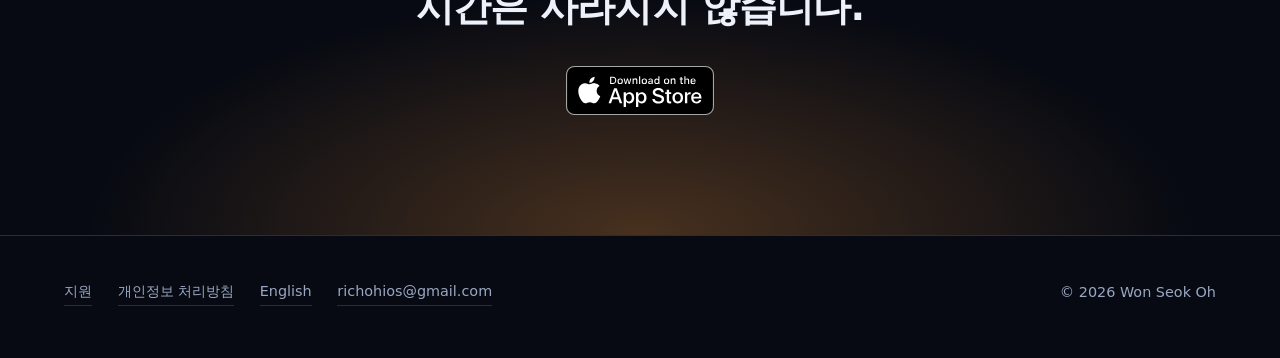
<file: ko/index.html>
<!doctype html>
<html lang="ko">
<head>
<meta charset="utf-8">
<meta name="viewport" content="width=device-width,initial-scale=1,viewport-fit=cover">
<title>Nightwalk — 집중 타이머, 밤의 원정대</title>
<meta name="description" content="폰을 내려놓은 동안에만 원정대가 전진하는 공부 타이머. 원정은 여러 세션에 걸쳐 이어지고, 남은 시간은 잠금 화면에 표시됩니다. 무료, 오프라인.">
<link rel="canonical" href="https://richoh86.github.io/nightwalk-site/ko/">
<link rel="alternate" hreflang="en" href="https://richoh86.github.io/nightwalk-site/">
<link rel="alternate" hreflang="ko" href="https://richoh86.github.io/nightwalk-site/ko/">
<link rel="alternate" hreflang="x-default" href="https://richoh86.github.io/nightwalk-site/">
<meta name="theme-color" content="#070A12">
<meta name="apple-itunes-app" content="app-id=6801521235">
<meta property="og:type" content="website">
<meta property="og:locale" content="ko_KR">
<meta property="og:locale:alternate" content="en_US">
<meta property="og:site_name" content="Nightwalk">
<meta property="og:title" content="Nightwalk — 집중 타이머, 밤의 원정대">
<meta property="og:description" content="폰을 내려놓은 동안에만 원정대가 전진하는 공부 타이머. 원정은 여러 세션에 걸쳐 이어지고, 남은 시간은 잠금 화면에 표시됩니다. 무료, 오프라인.">
<meta property="og:url" content="https://richoh86.github.io/nightwalk-site/ko/">
<meta property="og:image" content="https://richoh86.github.io/nightwalk-site/assets/img/og.jpg">
<meta property="og:image:width" content="1200">
<meta property="og:image:height" content="630">
<meta name="twitter:card" content="summary_large_image">
<meta name="twitter:title" content="Nightwalk — 집중 타이머, 밤의 원정대">
<meta name="twitter:description" content="폰을 내려놓은 동안에만 원정대가 전진하는 공부 타이머. 원정은 여러 세션에 걸쳐 이어지고, 남은 시간은 잠금 화면에 표시됩니다. 무료, 오프라인.">
<meta name="twitter:image" content="https://richoh86.github.io/nightwalk-site/assets/img/og.jpg">
<link rel="icon" type="image/png" sizes="32x32" href="../assets/img/favicon-32.png">
<link rel="icon" type="image/png" sizes="512x512" href="../assets/img/icon-512.png">
<link rel="apple-touch-icon" href="../assets/img/apple-touch-icon.png">
<style>
  :root{
    color-scheme:dark;
    --sans:system-ui,-apple-system,'SF Pro Text',"Segoe UI",Roboto,'Helvetica Neue',Arial,sans-serif;
    --bg:#070A12;--bg2:#0D1322;--surface:#111827;--surface2:#161F33;
    --line:#232E45;--text:#EDF1FA;--dim:#9AA7C2;
    --accent:#F0953F;--accent-2:#7FA8E8;--on-accent:#1A0E03;
    --glow:rgba(240,149,63,.40);--halo1:rgba(240,149,63,.28);--halo2:rgba(90,130,220,.24);
    --bar:color-mix(in srgb,#070A12 82%,transparent);
  }

*,*::before,*::after{box-sizing:border-box}
html{-webkit-text-size-adjust:100%;scroll-behavior:smooth}
@media (prefers-reduced-motion:reduce){html{scroll-behavior:auto}}
body{margin:0;background:var(--bg);color:var(--text);
  font:400 clamp(1rem,.96rem + .2vw,1.125rem)/1.65 var(--sans);
  -webkit-font-smoothing:antialiased;text-rendering:optimizeLegibility;
  overflow-x:hidden}
img{max-width:100%;display:block}
a{color:inherit}
h1,h2,h3{margin:0;font-weight:700;letter-spacing:-.02em;line-height:1.08;
  text-wrap:balance}
p{margin:0}
/* Korean breaks between words, not inside them */
body{word-break:keep-all;overflow-wrap:break-word}
::selection{background:var(--accent);color:var(--on-accent)}
:focus-visible{outline:2px solid var(--accent);outline-offset:3px;border-radius:.3rem}

.wrap{width:min(100% - 2.5rem,72rem);margin-inline:auto}
@media (min-width:52rem){.wrap{width:min(100% - 5rem,72rem)}}

/* ---------------------------------------------------------------- header */
.bar{position:sticky;top:0;z-index:50;background:var(--bar);
  border-bottom:1px solid transparent;
  backdrop-filter:saturate(1.6) blur(14px);-webkit-backdrop-filter:saturate(1.6) blur(14px);
  transition:border-color .25s ease,background .25s ease}
.bar.is-stuck{border-bottom-color:var(--line)}
.bar .wrap{display:flex;align-items:center;gap:1rem;min-height:3.75rem}
.brand{display:flex;align-items:center;gap:.65rem;text-decoration:none;
  font-weight:650;letter-spacing:-.01em;font-size:1rem;margin-right:auto}
.brand img{width:1.85rem;height:1.85rem;border-radius:.48rem;
  box-shadow:0 1px 3px rgba(0,0,0,.28),0 0 0 1px var(--line)}
.bar nav{display:none;gap:1.5rem;font-size:.9rem;color:var(--dim)}
.bar nav a{text-decoration:none}
.bar nav a:hover{color:var(--text)}
@media (min-width:46rem){.bar nav{display:flex}}

.pill{display:inline-flex;align-items:center;gap:.4rem;flex:none;
  padding:.5rem .95rem;border-radius:999px;font-size:.875rem;font-weight:600;
  text-decoration:none;background:var(--accent);color:var(--on-accent);
  box-shadow:0 6px 18px -8px var(--glow);transition:transform .18s ease,filter .18s ease}
.pill:hover{transform:translateY(-1px);filter:brightness(1.06)}
.pill.ghost{background:transparent;color:var(--dim);border:1px solid var(--line);
  box-shadow:none;font-weight:500;cursor:default}

/* -------------------------------------------------------------- app badge */
.badge{display:inline-block;transition:transform .18s ease,opacity .18s ease}
.badge:hover{transform:translateY(-2px)}
.badge img{height:3.1rem;width:auto}
.soon{display:inline-flex;align-items:center;gap:.6rem;padding:.85rem 1.3rem;
  border:1px solid var(--line);border-radius:.85rem;background:var(--surface);
  font-size:.95rem;font-weight:600;letter-spacing:-.01em}
.soon::before{content:"";width:.5rem;height:.5rem;border-radius:50%;
  background:var(--accent);box-shadow:0 0 0 4px var(--glow)}

/* ------------------------------------------------------------------- hero */
.hero{position:relative;isolation:isolate;overflow:hidden;
  padding-block:clamp(3rem,2rem + 6vw,6.5rem) clamp(3.5rem,2rem + 7vw,7rem);
  background:linear-gradient(180deg,var(--bg2) 0%,var(--bg) 100%)}
.hero::before{content:"";position:absolute;inset:-20% -10% 0;z-index:-1;
  background:radial-gradient(45% 45% at 18% 22%,var(--halo1),transparent 68%),
             radial-gradient(42% 42% at 88% 8%,var(--halo2),transparent 70%);
  pointer-events:none}
.hero .wrap{display:grid;gap:clamp(2.5rem,1rem + 6vw,4.5rem);align-items:center}
@media (min-width:60rem){.hero .wrap{grid-template-columns:1.05fr .95fr}}
.kicker{display:inline-block;font-size:.78rem;font-weight:700;letter-spacing:.12em;
  text-transform:uppercase;color:var(--accent);margin-bottom:1.1rem}
.hero h1{font-size:clamp(2.1rem,1.3rem + 3.6vw,3.85rem);max-width:19ch}
.hero .lede{margin-top:1.4rem;max-width:56ch;font-size:clamp(1.03rem,.98rem + .34vw,1.22rem);
  color:var(--dim);line-height:1.62}
.cta-row{margin-top:2.2rem;display:flex;flex-wrap:wrap;align-items:center;gap:1rem 1.25rem}
.meta{margin-top:1.1rem;font-size:.85rem;color:var(--dim);letter-spacing:.01em}

/* ----------------------------------------------------------- device frame */
.device{position:relative;width:min(100%,20.5rem);margin-inline:auto;
  padding:.62rem;border-radius:2.75rem;
  background:linear-gradient(155deg,#5b5b66 0%,#141419 26%,#33333c 55%,#0c0c10 82%,#43434d 100%);
  box-shadow:0 2px 3px rgba(255,255,255,.10) inset,
             0 34px 70px -26px rgba(0,0,0,.72),
             0 90px 120px -60px var(--glow)}
.device::before,.device::after{content:"";position:absolute;left:-.13rem;width:.13rem;
  border-radius:.2rem 0 0 .2rem;background:linear-gradient(180deg,#6a6a76,#2a2a32)}
.device::before{top:6.2rem;height:2.1rem}
.device::after{top:8.9rem;height:2.1rem}
.device .screen{position:relative;border-radius:2.2rem;overflow:hidden;
  background:#000;box-shadow:0 0 0 1px rgba(0,0,0,.6)}
.device img{width:100%;height:auto}
.hero .device{transform:perspective(1600px) rotateY(-7deg) rotateX(2deg);
  transform-style:preserve-3d}
@media (max-width:60rem){.hero .device{transform:none;width:min(100%,17.5rem)}}

/* --------------------------------------------------------------- features */
.features{padding-block:clamp(3.5rem,2rem + 6vw,6.5rem);display:grid;
  gap:clamp(3.5rem,1.5rem + 7vw,6.5rem)}
.feature{display:grid;gap:clamp(2rem,1rem + 5vw,4.5rem);align-items:center}
@media (min-width:58rem){
  .feature{grid-template-columns:1fr 1fr}
  .feature:nth-child(even) .feature-art{order:-1}
}
.feature-art .device{width:min(100%,17rem)}
.eyebrow{font-size:.76rem;font-weight:700;letter-spacing:.13em;text-transform:uppercase;
  color:var(--accent);margin-bottom:.9rem}
.feature h2{font-size:clamp(1.45rem,1.12rem + 1.4vw,2.1rem);max-width:22ch}
.feature p{margin-top:1.1rem;max-width:52ch;color:var(--dim);line-height:1.68}
.feature.duo{align-items:start}

/* -------------------------------------------------------------------- faq */
.faq{border-top:1px solid var(--line);padding-block:clamp(3.5rem,2rem + 5vw,6rem)}
.faq h2{font-size:clamp(1.45rem,1.12rem + 1.4vw,2.1rem);max-width:22ch}
.faq dl{margin:2.4rem 0 0;display:grid;gap:2.2rem 3rem;
  grid-template-columns:repeat(auto-fit,minmax(min(100%,19rem),1fr))}
.faq dt{font-size:1.02rem;font-weight:650;letter-spacing:-.01em;line-height:1.35;
  padding-top:.9rem;border-top:2px solid var(--accent)}
.faq dd{margin:.6rem 0 0;font-size:.95rem;color:var(--dim);line-height:1.65;max-width:46ch}

/* ------------------------------------------------------------------ trust */
.trust{border-block:1px solid var(--line);background:var(--surface);
  padding-block:clamp(2.5rem,1.5rem + 4vw,4rem)}
.trust h2{font-size:.78rem;letter-spacing:.13em;text-transform:uppercase;
  color:var(--dim);font-weight:700;margin-bottom:2.2rem}
.trust-grid{display:grid;gap:2rem 2.5rem;
  grid-template-columns:repeat(auto-fit,minmax(14rem,1fr))}
.trust-grid h3{font-size:1.02rem;letter-spacing:-.01em;
  padding-top:.9rem;border-top:2px solid var(--accent)}
.trust-grid p{margin-top:.55rem;font-size:.93rem;color:var(--dim);line-height:1.6;max-width:34ch}

/* -------------------------------------------------------------------- cta */
.closer{position:relative;isolation:isolate;text-align:center;
  padding-block:clamp(4rem,2.5rem + 7vw,7.5rem);overflow:hidden}
.closer::before{content:"";position:absolute;inset:0;z-index:-1;
  background:radial-gradient(60% 80% at 50% 100%,var(--halo1),transparent 72%)}
.closer p.line{font-size:clamp(1.45rem,1.1rem + 1.9vw,2.4rem);font-weight:700;
  letter-spacing:-.02em;line-height:1.18;max-width:22ch;margin-inline:auto;
  text-wrap:balance}
.closer .cta-row{justify-content:center;margin-top:2.3rem}

/* ----------------------------------------------------------------- footer */
footer{border-top:1px solid var(--line);background:var(--bg);
  padding-block:2.75rem 3.25rem;font-size:.9rem;color:var(--dim)}
footer .wrap{display:flex;flex-wrap:wrap;gap:.85rem 1.6rem;align-items:center}
footer a{text-decoration:none;border-bottom:1px solid var(--line);padding-bottom:1px}
footer a:hover{color:var(--text);border-bottom-color:var(--accent)}
footer .copy{margin-left:auto}
@media (max-width:44rem){footer .copy{margin-left:0;width:100%}}

/* ------------------------------------------------------------------ prose */
.doc{padding-block:clamp(2.75rem,2rem + 4vw,5rem) clamp(3rem,2rem + 5vw,6rem)}
.doc .wrap{width:min(100% - 2.5rem,46rem)}
.doc h1{font-size:clamp(2rem,1.5rem + 2vw,2.9rem)}
.doc .sub{margin-top:.7rem;color:var(--dim);font-size:1rem}
.prose{margin-top:2.75rem;max-width:65ch}
.prose h2{font-size:1.22rem;margin:2.9rem 0 .85rem;letter-spacing:-.015em}
.prose h3{font-size:1.03rem;margin:2rem 0 .5rem;letter-spacing:-.01em}
.prose p{margin:0 0 1.05rem;color:var(--dim);line-height:1.72}
.prose strong{color:var(--text);font-weight:650}
.prose em{color:var(--text);font-style:italic}
.prose a{color:var(--accent);text-decoration:none;border-bottom:1px solid var(--glow)}
.prose a:hover{border-bottom-color:var(--accent)}
.prose ul{margin:0 0 1.2rem;padding-left:1.15rem;color:var(--dim)}
.prose li{margin:.4rem 0;line-height:1.68}
.prose li::marker{color:var(--accent)}
.prose dl{margin:0}
.prose dt{font-weight:650;color:var(--text);margin:2rem 0 .5rem;letter-spacing:-.01em}
.prose dd{margin:0 0 1.05rem;color:var(--dim);line-height:1.72}
.prose code{font:.88em/1.4 ui-monospace,SFMono-Regular,Menlo,monospace;
  background:var(--surface2);border:1px solid var(--line);border-radius:.35rem;
  padding:.1em .4em;color:var(--text)}
.prose hr{margin:3.25rem 0;border:0;border-top:1px solid var(--line)}
.card,.lede-box{background:var(--surface);border:1px solid var(--line);
  border-left:3px solid var(--accent);border-radius:.7rem;
  padding:1.15rem 1.35rem;margin:0 0 1.6rem}
.card p,.lede-box p{margin:0 0 .8rem}
.card p:last-child,.lede-box p:last-child{margin:0}
.doc-links{margin-top:3.5rem;padding-top:1.5rem;border-top:1px solid var(--line);
  font-size:.92rem;color:var(--dim);display:flex;flex-wrap:wrap;gap:.6rem 1.3rem}
.doc-links a{text-decoration:none;border-bottom:1px solid var(--line)}
.doc-links a:hover{color:var(--text);border-bottom-color:var(--accent)}

/* ------------------------------------------- live activity illustration */
.lock{position:relative;width:min(100%,19.5rem);margin-inline:auto;
  padding:1rem .85rem 1.15rem;border-radius:2.4rem;border:1px solid var(--line);
  background:radial-gradient(90% 55% at 50% 0%,var(--halo2),transparent 70%),
             linear-gradient(180deg,#0F1628 0%,var(--bg) 100%);
  box-shadow:0 34px 70px -26px rgba(0,0,0,.72),0 90px 120px -60px var(--glow)}
.lock .island{display:flex;align-items:center;justify-content:space-between;
  width:7.6rem;height:1.95rem;margin-inline:auto;padding:0 .75rem;border-radius:999px;
  background:#000;color:var(--accent);font-size:.74rem;font-weight:600;
  font-variant-numeric:tabular-nums}
.lock .time-of-day{margin:1.3rem 0 1.6rem;text-align:center;font-size:3.6rem;
  font-weight:300;line-height:1;letter-spacing:-.02em;color:var(--text)}
.flame{display:inline-block;flex:none;width:.6rem;height:.6rem;margin-top:.15rem;
  border-radius:50% 0 50% 50%;transform:rotate(-45deg);
  background:linear-gradient(225deg,#FFD9A0 0%,var(--accent) 55%,#C2541C 100%)}
.la{background:rgba(13,19,34,.94);border:1px solid var(--line);border-radius:1.3rem;
  padding:.95rem 1.05rem 1rem;text-align:left}
.la-top{display:flex;align-items:center;gap:.5rem;min-width:0}
.la-word{font-size:.64rem;font-weight:800;letter-spacing:.2em;color:var(--accent)}
.la-leg{font-size:.64rem;font-weight:500;color:var(--dim);white-space:nowrap}
.la-depth{margin-left:auto;text-align:right;line-height:1.1}
.la-depth small{display:block;font-size:.5rem;font-weight:600;letter-spacing:.12em;
  text-transform:uppercase;color:var(--dim)}
.la-depth span{font-size:.95rem;font-weight:300;font-variant-numeric:tabular-nums}
.la-clock{margin-top:.55rem;font-size:2.45rem;font-weight:300;line-height:1;
  font-variant-numeric:tabular-nums;color:var(--text)}
.la-bar{margin-top:.65rem;height:.28rem;border-radius:999px;background:var(--line);overflow:hidden}
.la-bar i{display:block;width:37%;height:100%;border-radius:inherit;background:var(--accent)}
.la-line{margin-top:.55rem;font-size:.74rem;line-height:1.4;color:var(--dim)}
.illus-note{margin-top:1rem;text-align:center;font-size:.8rem;color:var(--dim)}

/* ----------------------------------------------------------------- reveal */
.js .reveal{opacity:0;transform:translateY(18px);
  transition:opacity .7s cubic-bezier(.22,.7,.3,1),transform .7s cubic-bezier(.22,.7,.3,1)}
.js .reveal.in{opacity:1;transform:none}
@media (prefers-reduced-motion:reduce){
  .js .reveal{opacity:1;transform:none;transition:none}
  .badge:hover,.pill:hover{transform:none}
}
</style>
<script type="application/ld+json">
{
  "@context": "https://schema.org",
  "@graph": [
    {
      "@type": "MobileApplication",
      "name": "Nightwalk: Focus Expedition",
      "operatingSystem": "iOS",
      "applicationCategory": "ProductivityApplication",
      "inLanguage": "ko",
      "description": "폰을 내려놓은 동안에만 원정대가 전진하는 공부 타이머. 원정은 여러 세션에 걸쳐 이어지고, 남은 시간은 잠금 화면에 표시됩니다. 무료, 오프라인.",
      "url": "https://apps.apple.com/app/id6801521235",
      "downloadUrl": "https://apps.apple.com/app/id6801521235",
      "image": "https://richoh86.github.io/nightwalk-site/assets/img/icon-512.png",
      "screenshot": [
        "https://richoh86.github.io/nightwalk-site/assets/release-1.2.1/ko-march.webp",
        "https://richoh86.github.io/nightwalk-site/assets/release-1.2.1/ko-camp.webp",
        "https://richoh86.github.io/nightwalk-site/assets/release-1.2.1/ko-summary.webp"
      ],
      "author": {
        "@type": "Person",
        "name": "Won Seok Oh"
      },
      "offers": {
        "@type": "Offer",
        "price": "0",
        "priceCurrency": "USD"
      }
    },
    {
      "@type": "FAQPage",
      "inLanguage": "ko",
      "url": "https://richoh86.github.io/nightwalk-site/ko/",
      "mainEntity": [
        {
          "@type": "Question",
          "name": "앱을 나가면 어떻게 되나요?",
          "acceptedAnswer": {
            "@type": "Answer",
            "text": "나가는 순간 원정대가 멈추고, 그동안의 시간은 인정되지 않습니다. 세션 도중에 나가도 행군이 잠시 멈출 뿐입니다. 전화가 오거나 앱이 종료되거나 폰이 재시작되어 세션이 중단되어도, 마지막으로 확인된 진행 지점부터 이어갈 수 있습니다. 원정은 직접 포기할 때만 끝나고, 그때도 원정 전체 전리품의 40%는 잉걸로 돌아옵니다."
          }
        },
        {
          "@type": "Question",
          "name": "원정이 여러 세션에 걸쳐 이어진다는 게 무슨 뜻인가요?",
          "acceptedAnswer": {
            "@type": "Answer",
            "text": "세션이 끝나면 원정대는 도달한 깊이에 야영을 차리고, 다음 세션에서 야영지를 걷어 그 자리부터 다시 걷습니다. 야영지에서 '집으로 돌아가기'를 고르면 들고 있던 전리품이 모두 정산되고, 도달한 깊이만큼 보너스가 붙습니다."
          }
        },
        {
          "@type": "Question",
          "name": "폰을 잠그면 원정이 끝나나요?",
          "acceptedAnswer": {
            "@type": "Answer",
            "text": "아니요. 잠금은 집중으로 칩니다. 화면을 끄고 엎어 두는 게 가장 좋습니다. 행군은 계속됩니다."
          }
        },
        {
          "@type": "Question",
          "name": "잠금 화면에는 무엇이 표시되나요?",
          "acceptedAnswer": {
            "@type": "Answer",
            "text": "세션 중에는 라이브 액티비티가 남은 시간과 진행 막대, 현재 깊이를 보여줍니다. 다이내믹 아일랜드가 있는 iPhone에서는 작은 불꽃과 남은 시간도 함께 표시됩니다."
          }
        },
        {
          "@type": "Question",
          "name": "알림이 오나요?",
          "acceptedAnswer": {
            "@type": "Answer",
            "text": "직접 켰을 때만 옵니다. 정한 시각에 오는 매일 알림과, 원정대가 야영한 지 약 20시간이 지나면 한 번 오는 알림이 전부입니다. 세션 중에는 어떤 알림도 보내지 않습니다."
          }
        },
        {
          "@type": "Question",
          "name": "무료인가요?",
          "acceptedAnswer": {
            "@type": "Answer",
            "text": "네. 살 것도 없고, 계정을 만들 필요도 없습니다."
          }
        },
        {
          "@type": "Question",
          "name": "오프라인에서도 되나요?",
          "acceptedAnswer": {
            "@type": "Answer",
            "text": "네. 앱에 네트워크 코드가 아예 없습니다. 어떤 데이터도 폰 밖으로 나가지 않습니다."
          }
        },
        {
          "@type": "Question",
          "name": "잉걸이 뭔가요?",
          "acceptedAnswer": {
            "@type": "Answer",
            "text": "집으로 가져온 전리품이 잉걸이 됩니다. 잉걸로 원정대를 모집하고 승급시키며, 강한 원정대일수록 더 멀리 걷습니다."
          }
        },
        {
          "@type": "Question",
          "name": "세션 길이는 어떻게 되나요?",
          "acceptedAnswer": {
            "@type": "Answer",
            "text": "15분, 25분, 45분, 60분 중에 고릅니다. 25분이면 뽀모도로 한 번입니다."
          }
        }
      ]
    }
  ]
}
</script>
</head>
<body>

<header class="bar">
  <div class="wrap">
    <a class="brand" href="./"><img src="../assets/img/icon-512.png" width="512" height="512" alt="">Nightwalk</a>
    <nav><a href="#faq">자주 묻는 질문</a><a href="../support.html">지원</a><a href="../privacy.html">개인정보</a><a href="../" hreflang="en" lang="en">English</a></nav>
    <a class="pill" href="https://apps.apple.com/app/id6801521235">App&nbsp;Store</a>
  </div>
</header>

<main>
<section class="hero">
  <div class="wrap">
    <div>
      <p class="kicker">집중 타이머 · 공부 타이머</p>
      <h1>집중하는 동안에만, 원정대는 전진합니다.</h1>
      <p class="lede">세션을 시작하면 등불 하나에 의지한 원정대가 어둠 속으로 출발합니다. 원정대는 당신이 폰을 멀리하는 시간만큼만 걷습니다. 세션이 끝나면 그 자리에 야영하고, 다음 세션에서 그 길을 이어 걷습니다. 앱을 벗어나면 원정대가 멈추고, 그동안의 시간은 인정되지 않습니다.</p>
      <div class="cta-row"><a class="badge" href="https://apps.apple.com/app/id6801521235"><img src="../assets/img/app-store-badge.svg" width="160" height="53" alt="App Store에서 다운로드"></a></div>
      <p class="meta">iPhone · iOS 17 이상 · 무료 · 오프라인에서 작동 · 16개 언어</p>
    </div>
    <div class="hero-art">
      <div class="device">
        <div class="screen">
          <img src="../assets/release-1.2.1/ko-march.webp" width="760" height="1652" fetchpriority="high" decoding="async" alt="세션 중인 Nightwalk 화면: 초승달 아래 등불을 든 4인 원정대가 걷고, 남은 시간 24:54, 4번째 세션 깊이 228.8, 전리품 9569, 남은 인원 4/4.">

        </div>
      </div>
    </div>
  </div>
</section>

<div class="wrap">
  <div class="features">
    <section class="feature reveal">
      <div class="feature-copy">
        <p class="eyebrow">누를 것이 없습니다</p>
        <h2>세션 중에는 폰을 만질 일이 없습니다.</h2>
        <p>세션 중에는 고를 것도, 조작할 것도 없습니다. 애초에 그게 목적이니까요. 화면은 책상 건너편에서 1초 만에 읽히도록 만들었습니다. 켜 두고 공부에만 몰입하세요. 원정대가 걸은 시간이 곧 당신의 순공시간입니다.</p>
      </div>
      <div class="feature-art">
        <div class="device">
        <div class="screen">
          <img src="../assets/release-1.2.1/ko-spoils.webp" width="760" height="1652" loading="lazy" decoding="async" alt="몇 초 뒤의 행군 화면: 남은 시간 24:50, 4번째 세션 깊이 232.3, 전리품 9949, 남은 인원 4/4, 조작은 '원정 접기' 하나뿐.">

        </div>
      </div>
      </div>
    </section>
    <section class="feature reveal" id="descents">
      <div class="feature-copy">
        <p class="eyebrow">이어지는 원정</p>
        <h2>원정 하나가 여러 세션에 걸쳐 이어집니다.</h2>
        <p>세션이 끝나면 원정대는 도달한 깊이에 야영을 차리고, 다음 세션에서 야영지를 걷어 그 자리에서 다시 출발합니다. 오늘의 공부가 어제 멈춘 곳에서 그대로 이어집니다.</p>
        <p>세션 도중에 나가도 행군이 잠시 멈출 뿐입니다. 원정은 직접 포기할 때만 끝나고, 그때도 원정 전체 전리품의 40%는 정산됩니다. 야영지에서 '집으로 돌아가기'를 고르면 그때까지 들고 있던 전리품이 모두 잉걸로 정산되고, 도달한 깊이만큼 보너스가 더해집니다.</p>
      </div>
      <div class="feature-art">
        <div class="device">
        <div class="screen">
          <img src="../assets/release-1.2.1/ko-summary.webp" width="760" height="1652" loading="lazy" decoding="async" alt="귀가 화면: 3번의 세션 끝에 225 리그를 가져왔고, 도달 깊이 225.0 리그, 가져온 잉걸 +10047, 걸어온 세션 3, 남은 인원 4/4, '야영지로' 버튼.">

        </div>
      </div>
      </div>
    </section>
    <section class="feature reveal" id="lock-screen">
      <div class="feature-copy">
        <p class="eyebrow">잠금 화면</p>
        <h2>폰을 잠가도, 남은 시간은 잠금 화면에.</h2>
        <p>폰을 잠그는 건 이탈이 아닙니다. 오히려 가장 좋은 방법이에요. 세션이 진행되는 동안 라이브 액티비티가 남은 시간과 진행 막대, 현재 깊이를 잠금 화면에, 작은 불꽃과 남은 시간을 다이내믹 아일랜드에 보여줍니다. 흘끗 보기만 하면 되고, 누를 것은 없습니다.</p>
        <p>알림은 원할 때만 켭니다. 매일 정한 시각에 한 번, 그리고 원정대가 야영지에서 하루 가까이 기다리고 있으면 한 번 알려드립니다. 세션 중에는 어떤 알림도 오지 않습니다.</p>
      </div>
      <div class="feature-art">
        <figure style="margin:0">
          <div class="lock" role="img" aria-label="세션 중 잠금 화면을 단순화한 일러스트: Nightwalk, 2번째 세션, 깊이 102, 남은 시간 15:48, 진행 막대, 그리고 '원정대는 계속 걷습니다. 화면을 잠가도 괜찮아요.'라는 문구가 적힌 카드.">
            <div class="island" aria-hidden="true"><span class="flame"></span><span>15:48</span></div>
            <p class="time-of-day" aria-hidden="true">9:41</p>
            <div class="la" aria-hidden="true">
              <div class="la-top"><span class="flame"></span><span class="la-word">NIGHTWALK</span><span class="la-leg">2번째 세션</span><span class="la-depth"><small>깊이</small><span>102</span></span></div>
              <p class="la-clock">15:48</p>
              <div class="la-bar"><i></i></div>
              <p class="la-line">원정대는 계속 걷습니다. 화면을 잠가도 괜찮아요.</p>
            </div>
          </div>
          <figcaption class="illus-note">실제 화면이 아닌 단순화한 일러스트입니다.</figcaption>
        </figure>
      </div>
    </section>
    <section class="feature duo reveal">
      <div class="feature-copy">
        <p class="eyebrow">규칙</p>
        <h2>앱을 나가면 원정대가 멈춥니다.</h2>
        <p>15분, 25분, 45분, 60분 중 하나를 고르고 출발하세요. 25분이면 뽀모도로 한 번입니다. 다른 앱으로 넘어가는 순간 행군은 그 자리에서 멈추고, 그동안의 시간은 인정되지 않습니다. 전화나 앱 종료, 재시작으로 세션이 중단되어도 마지막으로 확인된 진행 지점부터 이어갈 수 있습니다. 원정은 직접 포기할 때만 끝나고, 그때도 원정 전체 전리품의 40%는 잉걸로 돌아옵니다.</p>
      </div>
      <div class="feature-copy">
        <p class="eyebrow">잉걸과 원정대</p>
        <h2>집으로 가져온 전리품은 잉걸이 됩니다.</h2>
        <p>잉걸로 등불잡이·정찰병·방패병·탐색가를 새로 모집하고, 이미 있는 대원은 승급시킵니다. 원정대가 강해질수록 더 멀리 나아갑니다. 연속 기록과 총 집중 시간, 최고 깊이도 함께 쌓입니다.</p>
      </div>
    </section>
  </div>
</div>

<section class="trust">
  <div class="wrap">
    <h2>믿고 써도 되는 것</h2>
    <div class="trust-grid">
      <div class="reveal"><h3>잠금은 이탈이 아닙니다</h3><p>화면을 끄고 엎어 두는 게 가장 좋습니다. 행군은 계속되고 시간도 인정됩니다.</p></div>
      <div class="reveal"><h3>집중하는 동안은 조용히</h3><p>세션 중에는 어떤 알림도 보내지 않습니다. 알림은 직접 켜기 전까지 꺼져 있습니다.</p></div>
      <div class="reveal"><h3>죽는 것 없음</h3><p>원정대는 전멸하지 않습니다. 오래 집중해서 손해 보는 일은 없습니다.</p></div>
      <div class="reveal"><h3>무료, 그리고 폰 안에서만</h3><p>살 것도, 가입할 것도 없습니다. 앱에 네트워크 코드가 없어 오프라인에서 작동합니다.</p></div>
      <div class="reveal"><h3>16개 언어</h3><p>한국어를 포함해 16개 언어로 앱 전체를 쓸 수 있습니다.</p></div>
      <div class="reveal"><h3>손쉬운 사용 개선</h3><p>버전 1.2.1에서 VoiceOver 레이블과 더 큰 텍스트 지원을 개선했습니다.</p></div>
    </div>
  </div>
</section>

<section class="faq" id="faq">
  <div class="wrap">
    <p class="eyebrow">자주 묻는 질문</p>
    <h2>궁금한 것들, 짧게 답합니다.</h2>
    <dl>
      <div class="reveal"><dt>앱을 나가면 어떻게 되나요?</dt><dd>나가는 순간 원정대가 멈추고, 그동안의 시간은 인정되지 않습니다. 세션 도중에 나가도 행군이 잠시 멈출 뿐입니다. 전화가 오거나 앱이 종료되거나 폰이 재시작되어 세션이 중단되어도, 마지막으로 확인된 진행 지점부터 이어갈 수 있습니다. 원정은 직접 포기할 때만 끝나고, 그때도 원정 전체 전리품의 40%는 잉걸로 돌아옵니다.</dd></div>
      <div class="reveal"><dt>원정이 여러 세션에 걸쳐 이어진다는 게 무슨 뜻인가요?</dt><dd>세션이 끝나면 원정대는 도달한 깊이에 야영을 차리고, 다음 세션에서 야영지를 걷어 그 자리부터 다시 걷습니다. 야영지에서 '집으로 돌아가기'를 고르면 들고 있던 전리품이 모두 정산되고, 도달한 깊이만큼 보너스가 붙습니다.</dd></div>
      <div class="reveal"><dt>폰을 잠그면 원정이 끝나나요?</dt><dd>아니요. 잠금은 집중으로 칩니다. 화면을 끄고 엎어 두는 게 가장 좋습니다. 행군은 계속됩니다.</dd></div>
      <div class="reveal"><dt>잠금 화면에는 무엇이 표시되나요?</dt><dd>세션 중에는 라이브 액티비티가 남은 시간과 진행 막대, 현재 깊이를 보여줍니다. 다이내믹 아일랜드가 있는 iPhone에서는 작은 불꽃과 남은 시간도 함께 표시됩니다.</dd></div>
      <div class="reveal"><dt>알림이 오나요?</dt><dd>직접 켰을 때만 옵니다. 정한 시각에 오는 매일 알림과, 원정대가 야영한 지 약 20시간이 지나면 한 번 오는 알림이 전부입니다. 세션 중에는 어떤 알림도 보내지 않습니다.</dd></div>
      <div class="reveal"><dt>무료인가요?</dt><dd>네. 살 것도 없고, 계정을 만들 필요도 없습니다.</dd></div>
      <div class="reveal"><dt>오프라인에서도 되나요?</dt><dd>네. 앱에 네트워크 코드가 아예 없습니다. 어떤 데이터도 폰 밖으로 나가지 않습니다.</dd></div>
      <div class="reveal"><dt>잉걸이 뭔가요?</dt><dd>집으로 가져온 전리품이 잉걸이 됩니다. 잉걸로 원정대를 모집하고 승급시키며, 강한 원정대일수록 더 멀리 걷습니다.</dd></div>
      <div class="reveal"><dt>세션 길이는 어떻게 되나요?</dt><dd>15분, 25분, 45분, 60분 중에 고릅니다. 25분이면 뽀모도로 한 번입니다.</dd></div>
    </dl>
  </div>
</section>

<section class="closer">
  <div class="wrap">
    <p class="line">원정은 실패할 수 있어도, 집중한 시간은 사라지지 않습니다.</p>
    <div class="cta-row"><a class="badge" href="https://apps.apple.com/app/id6801521235"><img src="../assets/img/app-store-badge.svg" width="160" height="53" alt="App Store에서 다운로드"></a></div>
  </div>
</section>
</main>

<footer>
  <div class="wrap">
    <a href="../support.html">지원</a> <a href="../privacy.html">개인정보 처리방침</a> <a href="../" hreflang="en" lang="en">English</a> <a href="mailto:richohios@gmail.com">richohios@gmail.com</a>
    <span class="copy">© 2026 Won Seok Oh</span>
  </div>
</footer>
<script>document.documentElement.classList.add('js');
(function(){
  var bar=document.querySelector('.bar');
  if(bar){var s=function(){bar.classList.toggle('is-stuck',window.scrollY>4)};
    s();addEventListener('scroll',s,{passive:true});}
  var els=document.querySelectorAll('.reveal');
  if(!('IntersectionObserver' in window)){
    for(var i=0;i<els.length;i++)els[i].classList.add('in');return;}
  var io=new IntersectionObserver(function(es){
    es.forEach(function(e){if(e.isIntersecting){e.target.classList.add('in');io.unobserve(e.target)}})
  },{rootMargin:'0px 0px -8% 0px',threshold:.08});
  for(var j=0;j<els.length;j++)io.observe(els[j]);
})();</script>
</body>
</html>
</file>
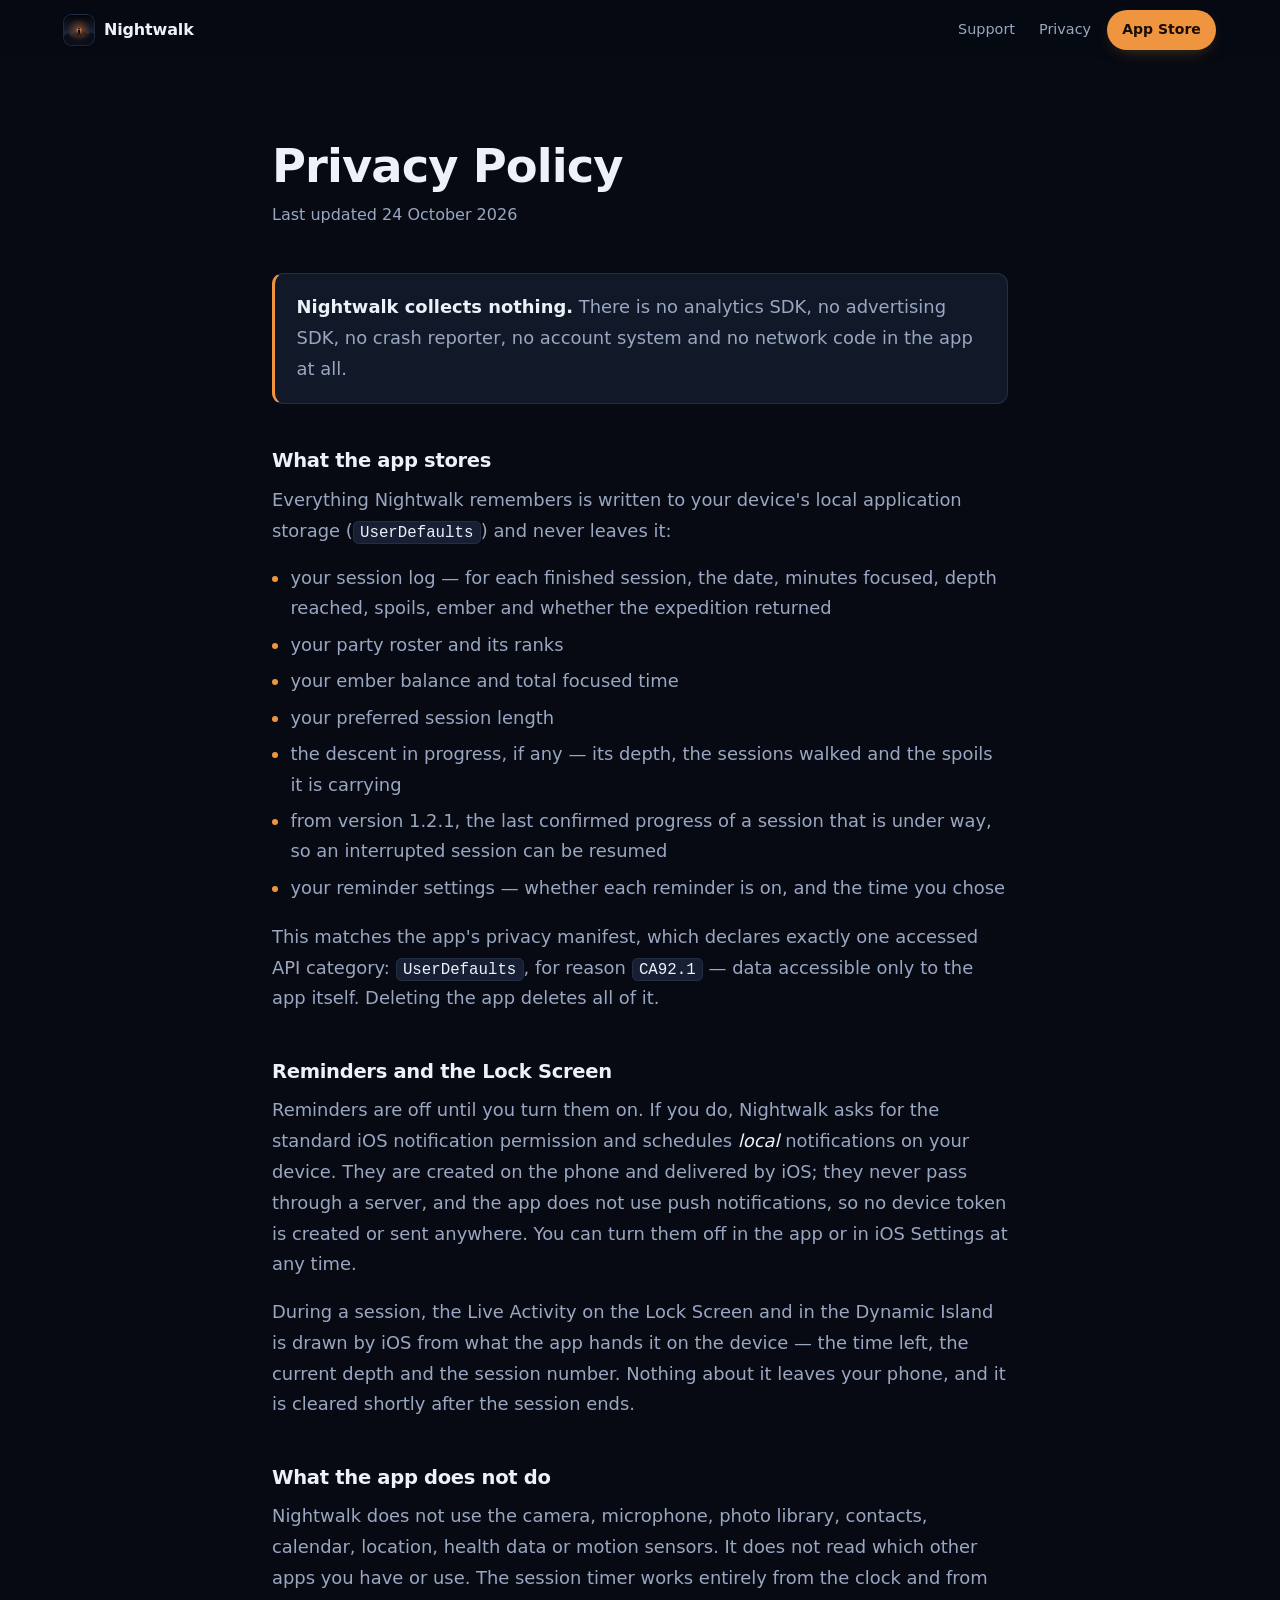
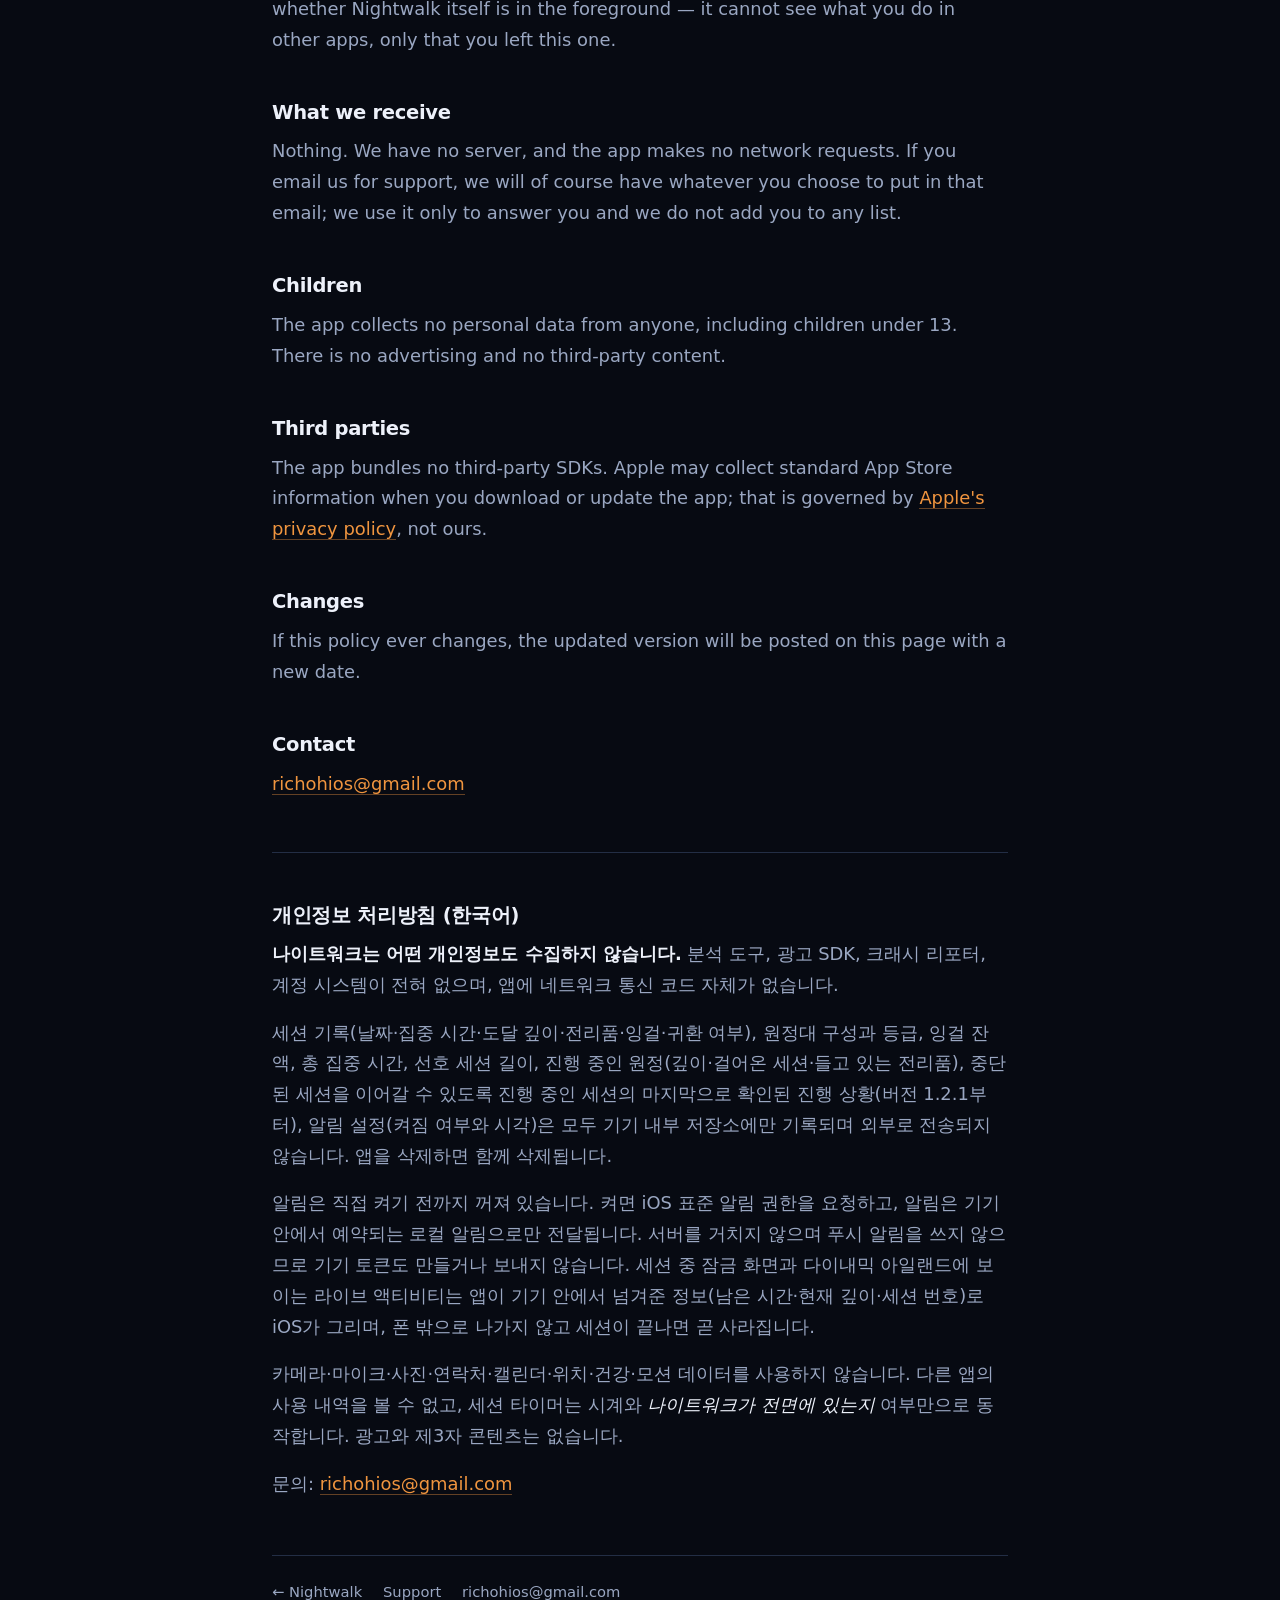
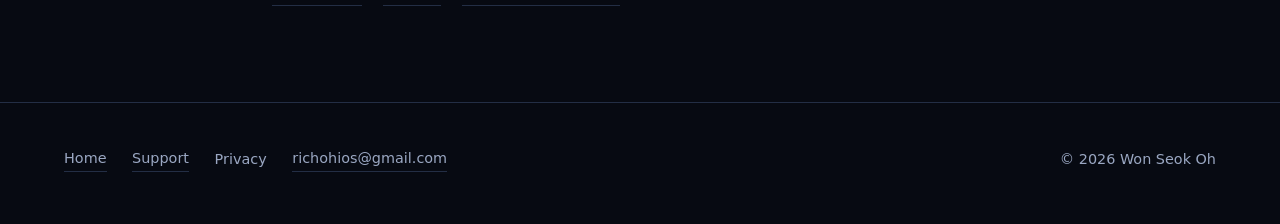
<file: privacy.html>
<!doctype html>
<html lang="en">
<head>
<meta charset="utf-8">
<meta name="viewport" content="width=device-width,initial-scale=1,viewport-fit=cover">
<title>Privacy Policy — Nightwalk: Focus Expedition</title>
<meta name="description" content="What Nightwalk stores, what it sends, and what it does not do.">
<link rel="canonical" href="https://richoh86.github.io/nightwalk-site/privacy.html">
<meta name="theme-color" content="#070A12">
<meta name="apple-itunes-app" content="app-id=6801521235">
<meta property="og:type" content="website">
<meta property="og:site_name" content="Nightwalk">
<meta property="og:title" content="Privacy Policy — Nightwalk: Focus Expedition">
<meta property="og:description" content="What Nightwalk stores, what it sends, and what it does not do.">
<meta property="og:url" content="https://richoh86.github.io/nightwalk-site/privacy.html">
<meta property="og:image" content="https://richoh86.github.io/nightwalk-site/assets/img/og.jpg">
<meta property="og:image:width" content="1200">
<meta property="og:image:height" content="630">
<meta name="twitter:card" content="summary_large_image">
<meta name="twitter:title" content="Privacy Policy — Nightwalk: Focus Expedition">
<meta name="twitter:description" content="What Nightwalk stores, what it sends, and what it does not do.">
<meta name="twitter:image" content="https://richoh86.github.io/nightwalk-site/assets/img/og.jpg">
<link rel="icon" type="image/png" sizes="32x32" href="assets/img/favicon-32.png">
<link rel="icon" type="image/png" sizes="512x512" href="assets/img/icon-512.png">
<link rel="apple-touch-icon" href="assets/img/apple-touch-icon.png">
<style>
  :root{
    color-scheme:dark;
    --sans:system-ui,-apple-system,'SF Pro Text',"Segoe UI",Roboto,'Helvetica Neue',Arial,sans-serif;
    --bg:#070A12;--bg2:#0D1322;--surface:#111827;--surface2:#161F33;
    --line:#232E45;--text:#EDF1FA;--dim:#9AA7C2;
    --accent:#F0953F;--accent-2:#7FA8E8;--on-accent:#1A0E03;
    --glow:rgba(240,149,63,.40);--halo1:rgba(240,149,63,.28);--halo2:rgba(90,130,220,.24);
    --bar:color-mix(in srgb,#070A12 82%,transparent);
  }

*,*::before,*::after{box-sizing:border-box}
html{-webkit-text-size-adjust:100%;scroll-behavior:smooth}
@media (prefers-reduced-motion:reduce){html{scroll-behavior:auto}}
body{margin:0;background:var(--bg);color:var(--text);
  font:400 clamp(1rem,.96rem + .2vw,1.125rem)/1.65 var(--sans);
  -webkit-font-smoothing:antialiased;text-rendering:optimizeLegibility;
  overflow-x:hidden}
img{max-width:100%;display:block}
a{color:inherit}
h1,h2,h3{margin:0;font-weight:700;letter-spacing:-.02em;line-height:1.08;
  text-wrap:balance}
p{margin:0}
::selection{background:var(--accent);color:var(--on-accent)}
:focus-visible{outline:2px solid var(--accent);outline-offset:3px;border-radius:.3rem}

.wrap{width:min(100% - 2.5rem,72rem);margin-inline:auto}
@media (min-width:52rem){.wrap{width:min(100% - 5rem,72rem)}}

/* ---------------------------------------------------------------- header */
.bar{position:sticky;top:0;z-index:50;background:var(--bar);
  border-bottom:1px solid transparent;
  backdrop-filter:saturate(1.6) blur(14px);-webkit-backdrop-filter:saturate(1.6) blur(14px);
  transition:border-color .25s ease,background .25s ease}
.bar.is-stuck{border-bottom-color:var(--line)}
.bar .wrap{display:flex;align-items:center;gap:1rem;min-height:3.75rem}
.brand{display:flex;align-items:center;gap:.65rem;text-decoration:none;
  font-weight:650;letter-spacing:-.01em;font-size:1rem;margin-right:auto}
.brand img{width:1.85rem;height:1.85rem;border-radius:.48rem;
  box-shadow:0 1px 3px rgba(0,0,0,.28),0 0 0 1px var(--line)}
.bar nav{display:none;gap:1.5rem;font-size:.9rem;color:var(--dim)}
.bar nav a{text-decoration:none}
.bar nav a:hover{color:var(--text)}
@media (min-width:46rem){.bar nav{display:flex}}

.pill{display:inline-flex;align-items:center;gap:.4rem;flex:none;
  padding:.5rem .95rem;border-radius:999px;font-size:.875rem;font-weight:600;
  text-decoration:none;background:var(--accent);color:var(--on-accent);
  box-shadow:0 6px 18px -8px var(--glow);transition:transform .18s ease,filter .18s ease}
.pill:hover{transform:translateY(-1px);filter:brightness(1.06)}
.pill.ghost{background:transparent;color:var(--dim);border:1px solid var(--line);
  box-shadow:none;font-weight:500;cursor:default}

/* -------------------------------------------------------------- app badge */
.badge{display:inline-block;transition:transform .18s ease,opacity .18s ease}
.badge:hover{transform:translateY(-2px)}
.badge img{height:3.1rem;width:auto}
.soon{display:inline-flex;align-items:center;gap:.6rem;padding:.85rem 1.3rem;
  border:1px solid var(--line);border-radius:.85rem;background:var(--surface);
  font-size:.95rem;font-weight:600;letter-spacing:-.01em}
.soon::before{content:"";width:.5rem;height:.5rem;border-radius:50%;
  background:var(--accent);box-shadow:0 0 0 4px var(--glow)}

/* ------------------------------------------------------------------- hero */
.hero{position:relative;isolation:isolate;overflow:hidden;
  padding-block:clamp(3rem,2rem + 6vw,6.5rem) clamp(3.5rem,2rem + 7vw,7rem);
  background:linear-gradient(180deg,var(--bg2) 0%,var(--bg) 100%)}
.hero::before{content:"";position:absolute;inset:-20% -10% 0;z-index:-1;
  background:radial-gradient(45% 45% at 18% 22%,var(--halo1),transparent 68%),
             radial-gradient(42% 42% at 88% 8%,var(--halo2),transparent 70%);
  pointer-events:none}
.hero .wrap{display:grid;gap:clamp(2.5rem,1rem + 6vw,4.5rem);align-items:center}
@media (min-width:60rem){.hero .wrap{grid-template-columns:1.05fr .95fr}}
.kicker{display:inline-block;font-size:.78rem;font-weight:700;letter-spacing:.12em;
  text-transform:uppercase;color:var(--accent);margin-bottom:1.1rem}
.hero h1{font-size:clamp(2.1rem,1.3rem + 3.6vw,3.85rem);max-width:19ch}
.hero .lede{margin-top:1.4rem;max-width:56ch;font-size:clamp(1.03rem,.98rem + .34vw,1.22rem);
  color:var(--dim);line-height:1.62}
.cta-row{margin-top:2.2rem;display:flex;flex-wrap:wrap;align-items:center;gap:1rem 1.25rem}
.meta{margin-top:1.1rem;font-size:.85rem;color:var(--dim);letter-spacing:.01em}

/* ----------------------------------------------------------- device frame */
.device{position:relative;width:min(100%,20.5rem);margin-inline:auto;
  padding:.62rem;border-radius:2.75rem;
  background:linear-gradient(155deg,#5b5b66 0%,#141419 26%,#33333c 55%,#0c0c10 82%,#43434d 100%);
  box-shadow:0 2px 3px rgba(255,255,255,.10) inset,
             0 34px 70px -26px rgba(0,0,0,.72),
             0 90px 120px -60px var(--glow)}
.device::before,.device::after{content:"";position:absolute;left:-.13rem;width:.13rem;
  border-radius:.2rem 0 0 .2rem;background:linear-gradient(180deg,#6a6a76,#2a2a32)}
.device::before{top:6.2rem;height:2.1rem}
.device::after{top:8.9rem;height:2.1rem}
.device .screen{position:relative;border-radius:2.2rem;overflow:hidden;
  background:#000;box-shadow:0 0 0 1px rgba(0,0,0,.6)}
.device img{width:100%;height:auto}
.hero .device{transform:perspective(1600px) rotateY(-7deg) rotateX(2deg);
  transform-style:preserve-3d}
@media (max-width:60rem){.hero .device{transform:none;width:min(100%,17.5rem)}}

/* --------------------------------------------------------------- features */
.features{padding-block:clamp(3.5rem,2rem + 6vw,6.5rem);display:grid;
  gap:clamp(3.5rem,1.5rem + 7vw,6.5rem)}
.feature{display:grid;gap:clamp(2rem,1rem + 5vw,4.5rem);align-items:center}
@media (min-width:58rem){
  .feature{grid-template-columns:1fr 1fr}
  .feature:nth-child(even) .feature-art{order:-1}
}
.feature-art .device{width:min(100%,17rem)}
.eyebrow{font-size:.76rem;font-weight:700;letter-spacing:.13em;text-transform:uppercase;
  color:var(--accent);margin-bottom:.9rem}
.feature h2{font-size:clamp(1.45rem,1.12rem + 1.4vw,2.1rem);max-width:22ch}
.feature p{margin-top:1.1rem;max-width:52ch;color:var(--dim);line-height:1.68}

/* ------------------------------------------------------------------ trust */
.trust{border-block:1px solid var(--line);background:var(--surface);
  padding-block:clamp(2.5rem,1.5rem + 4vw,4rem)}
.trust h2{font-size:.78rem;letter-spacing:.13em;text-transform:uppercase;
  color:var(--dim);font-weight:700;margin-bottom:2.2rem}
.trust-grid{display:grid;gap:2rem 2.5rem;
  grid-template-columns:repeat(auto-fit,minmax(14rem,1fr))}
.trust-grid h3{font-size:1.02rem;letter-spacing:-.01em;
  padding-top:.9rem;border-top:2px solid var(--accent)}
.trust-grid p{margin-top:.55rem;font-size:.93rem;color:var(--dim);line-height:1.6;max-width:34ch}

/* -------------------------------------------------------------------- cta */
.closer{position:relative;isolation:isolate;text-align:center;
  padding-block:clamp(4rem,2.5rem + 7vw,7.5rem);overflow:hidden}
.closer::before{content:"";position:absolute;inset:0;z-index:-1;
  background:radial-gradient(60% 80% at 50% 100%,var(--halo1),transparent 72%)}
.closer p.line{font-size:clamp(1.45rem,1.1rem + 1.9vw,2.4rem);font-weight:700;
  letter-spacing:-.02em;line-height:1.18;max-width:22ch;margin-inline:auto;
  text-wrap:balance}
.closer .cta-row{justify-content:center;margin-top:2.3rem}

/* ----------------------------------------------------------------- footer */
footer{border-top:1px solid var(--line);background:var(--bg);
  padding-block:2.75rem 3.25rem;font-size:.9rem;color:var(--dim)}
footer .wrap{display:flex;flex-wrap:wrap;gap:.85rem 1.6rem;align-items:center}
footer a{text-decoration:none;border-bottom:1px solid var(--line);padding-bottom:1px}
footer a:hover{color:var(--text);border-bottom-color:var(--accent)}
footer .copy{margin-left:auto}
@media (max-width:44rem){footer .copy{margin-left:0;width:100%}}

/* ------------------------------------------------------------------ prose */
.doc{padding-block:clamp(2.75rem,2rem + 4vw,5rem) clamp(3rem,2rem + 5vw,6rem)}
.doc .wrap{width:min(100% - 2.5rem,46rem)}
.doc h1{font-size:clamp(2rem,1.5rem + 2vw,2.9rem)}
.doc .sub{margin-top:.7rem;color:var(--dim);font-size:1rem}
.prose{margin-top:2.75rem;max-width:65ch}
.prose h2{font-size:1.22rem;margin:2.9rem 0 .85rem;letter-spacing:-.015em}
.prose h3{font-size:1.03rem;margin:2rem 0 .5rem;letter-spacing:-.01em}
.prose p{margin:0 0 1.05rem;color:var(--dim);line-height:1.72}
.prose strong{color:var(--text);font-weight:650}
.prose em{color:var(--text);font-style:italic}
.prose a{color:var(--accent);text-decoration:none;border-bottom:1px solid var(--glow)}
.prose a:hover{border-bottom-color:var(--accent)}
.prose ul{margin:0 0 1.2rem;padding-left:1.15rem;color:var(--dim)}
.prose li{margin:.4rem 0;line-height:1.68}
.prose li::marker{color:var(--accent)}
.prose dl{margin:0}
.prose dt{font-weight:650;color:var(--text);margin:2rem 0 .5rem;letter-spacing:-.01em}
.prose dd{margin:0 0 1.05rem;color:var(--dim);line-height:1.72}
.prose code{font:.88em/1.4 ui-monospace,SFMono-Regular,Menlo,monospace;
  background:var(--surface2);border:1px solid var(--line);border-radius:.35rem;
  padding:.1em .4em;color:var(--text)}
.prose hr{margin:3.25rem 0;border:0;border-top:1px solid var(--line)}
.card,.lede-box{background:var(--surface);border:1px solid var(--line);
  border-left:3px solid var(--accent);border-radius:.7rem;
  padding:1.15rem 1.35rem;margin:0 0 1.6rem}
.card p,.lede-box p{margin:0 0 .8rem}
.card p:last-child,.lede-box p:last-child{margin:0}
.doc-links{margin-top:3.5rem;padding-top:1.5rem;border-top:1px solid var(--line);
  font-size:.92rem;color:var(--dim);display:flex;flex-wrap:wrap;gap:.6rem 1.3rem}
.doc-links a{text-decoration:none;border-bottom:1px solid var(--line)}
.doc-links a:hover{color:var(--text);border-bottom-color:var(--accent)}

/* ----------------------------------------------------------------- reveal */
.js .reveal{opacity:0;transform:translateY(18px);
  transition:opacity .7s cubic-bezier(.22,.7,.3,1),transform .7s cubic-bezier(.22,.7,.3,1)}
.js .reveal.in{opacity:1;transform:none}
@media (prefers-reduced-motion:reduce){
  .js .reveal{opacity:1;transform:none;transition:none}
  .badge:hover,.pill:hover{transform:none}
}
</style>
</head>
<body>

<header class="bar">
  <div class="wrap">
    <a class="brand" href="./"><img src="assets/img/icon-512.png" width="512" height="512" alt="">Nightwalk</a>
    <nav><a href="support.html">Support</a><a href="privacy.html" aria-current="page">Privacy</a></nav>
    <a class="pill" href="https://apps.apple.com/app/id6801521235">App&nbsp;Store</a>
  </div>
</header>

<main class="doc">
  <div class="wrap">
    <h1>Privacy Policy</h1>
    <p class="sub">Last updated 24 October 2026</p>
    <div class="prose">
<div class="card">
    <p><strong>Nightwalk collects nothing.</strong> There is no analytics SDK, no advertising SDK,
    no crash reporter, no account system and no network code in the app at all.</p>
  </div>

  <h2>What the app stores</h2>
  <p>Everything Nightwalk remembers is written to your device's local application storage
  (<code>UserDefaults</code>) and never leaves it:</p>
  <ul>
    <li>your session log — for each finished session, the date, minutes focused, depth reached,
      spoils, ember and whether the expedition returned</li>
    <li>your party roster and its ranks</li>
    <li>your ember balance and total focused time</li>
    <li>your preferred session length</li>
    <li>the descent in progress, if any — its depth, the sessions walked and the spoils it is carrying</li>
    <li>from version 1.2.1, the last confirmed progress of a session that is under way, so an
      interrupted session can be resumed</li>
    <li>your reminder settings — whether each reminder is on, and the time you chose</li>
  </ul>
  <p>This matches the app's privacy manifest, which declares exactly one accessed API category:
  <code>UserDefaults</code>, for reason <code>CA92.1</code> — data accessible only to the app itself.
  Deleting the app deletes all of it.</p>

  <h2>Reminders and the Lock Screen</h2>
  <p>Reminders are off until you turn them on. If you do, Nightwalk asks for the standard iOS
  notification permission and schedules <em>local</em> notifications on your device. They are created
  on the phone and delivered by iOS; they never pass through a server, and the app does not use push
  notifications, so no device token is created or sent anywhere. You can turn them off in the app or in
  iOS Settings at any time.</p>
  <p>During a session, the Live Activity on the Lock Screen and in the Dynamic Island is drawn by iOS
  from what the app hands it on the device — the time left, the current depth and the session number.
  Nothing about it leaves your phone, and it is cleared shortly after the session ends.</p>

  <h2>What the app does not do</h2>
  <p>Nightwalk does not use the camera, microphone, photo library, contacts, calendar, location,
  health data or motion sensors. It does not read which other apps you have or use.
  The session timer works entirely from the clock and from whether Nightwalk itself is in the
  foreground — it cannot see what you do in other apps, only that you left this one.</p>

  <h2>What we receive</h2>
  <p>Nothing. We have no server, and the app makes no network requests. If you email us for support,
  we will of course have whatever you choose to put in that email; we use it only to answer you and
  we do not add you to any list.</p>

  <h2>Children</h2>
  <p>The app collects no personal data from anyone, including children under 13. There is no
  advertising and no third-party content.</p>

  <h2>Third parties</h2>
  <p>The app bundles no third-party SDKs. Apple may collect standard App Store information when you
  download or update the app; that is governed by
  <a href="https://www.apple.com/legal/privacy/">Apple's privacy policy</a>, not ours.</p>

  <h2>Changes</h2>
  <p>If this policy ever changes, the updated version will be posted on this page with a new date.</p>

  <h2>Contact</h2>
  <p><a href="mailto:richohios@gmail.com">richohios@gmail.com</a></p>

  <hr>
  <h2>개인정보 처리방침 (한국어)</h2>
  <p><strong>나이트워크는 어떤 개인정보도 수집하지 않습니다.</strong> 분석 도구, 광고 SDK, 크래시 리포터,
  계정 시스템이 전혀 없으며, 앱에 네트워크 통신 코드 자체가 없습니다.</p>
  <p>세션 기록(날짜·집중 시간·도달 깊이·전리품·잉걸·귀환 여부), 원정대 구성과 등급, 잉걸 잔액,
  총 집중 시간, 선호 세션 길이, 진행 중인 원정(깊이·걸어온 세션·들고 있는 전리품), 중단된 세션을 이어갈 수 있도록 진행 중인 세션의
  마지막으로 확인된 진행 상황(버전 1.2.1부터), 알림 설정(켜짐 여부와
  시각)은 모두 기기 내부 저장소에만 기록되며 외부로 전송되지 않습니다. 앱을 삭제하면 함께 삭제됩니다.</p>
  <p>알림은 직접 켜기 전까지 꺼져 있습니다. 켜면 iOS 표준 알림 권한을 요청하고, 알림은 기기 안에서
  예약되는 로컬 알림으로만 전달됩니다. 서버를 거치지 않으며 푸시 알림을 쓰지 않으므로 기기 토큰도 만들거나
  보내지 않습니다. 세션 중 잠금 화면과 다이내믹 아일랜드에 보이는 라이브 액티비티는 앱이 기기 안에서
  넘겨준 정보(남은 시간·현재 깊이·세션 번호)로 iOS가 그리며, 폰 밖으로 나가지 않고 세션이 끝나면
  곧 사라집니다.</p>
  <p>카메라·마이크·사진·연락처·캘린더·위치·건강·모션 데이터를 사용하지 않습니다. 다른 앱의 사용 내역을
  볼 수 없고, 세션 타이머는 시계와 <em>나이트워크가 전면에 있는지</em>
  여부만으로 동작합니다. 광고와 제3자 콘텐츠는 없습니다.</p>
  <p>문의: <a href="mailto:richohios@gmail.com">richohios@gmail.com</a></p>
    </div>
    <p class="doc-links"><a href="./">← Nightwalk</a>
      <a href="support.html">Support</a>
      <a href="mailto:richohios@gmail.com">richohios@gmail.com</a></p>
  </div>
</main>

<footer>
  <div class="wrap">
    <a href="./">Home</a> <a href="support.html">Support</a> <span>Privacy</span> <a href="mailto:richohios@gmail.com">richohios@gmail.com</a>
    <span class="copy">© 2026 Won Seok Oh</span>
  </div>
</footer>
<script>document.documentElement.classList.add('js');
(function(){
  var bar=document.querySelector('.bar');
  if(bar){var s=function(){bar.classList.toggle('is-stuck',window.scrollY>4)};
    s();addEventListener('scroll',s,{passive:true});}
  var els=document.querySelectorAll('.reveal');
  if(!('IntersectionObserver' in window)){
    for(var i=0;i<els.length;i++)els[i].classList.add('in');return;}
  var io=new IntersectionObserver(function(es){
    es.forEach(function(e){if(e.isIntersecting){e.target.classList.add('in');io.unobserve(e.target)}})
  },{rootMargin:'0px 0px -8% 0px',threshold:.08});
  for(var j=0;j<els.length;j++)io.observe(els[j]);
})();</script>
</body>
</html>
</file>
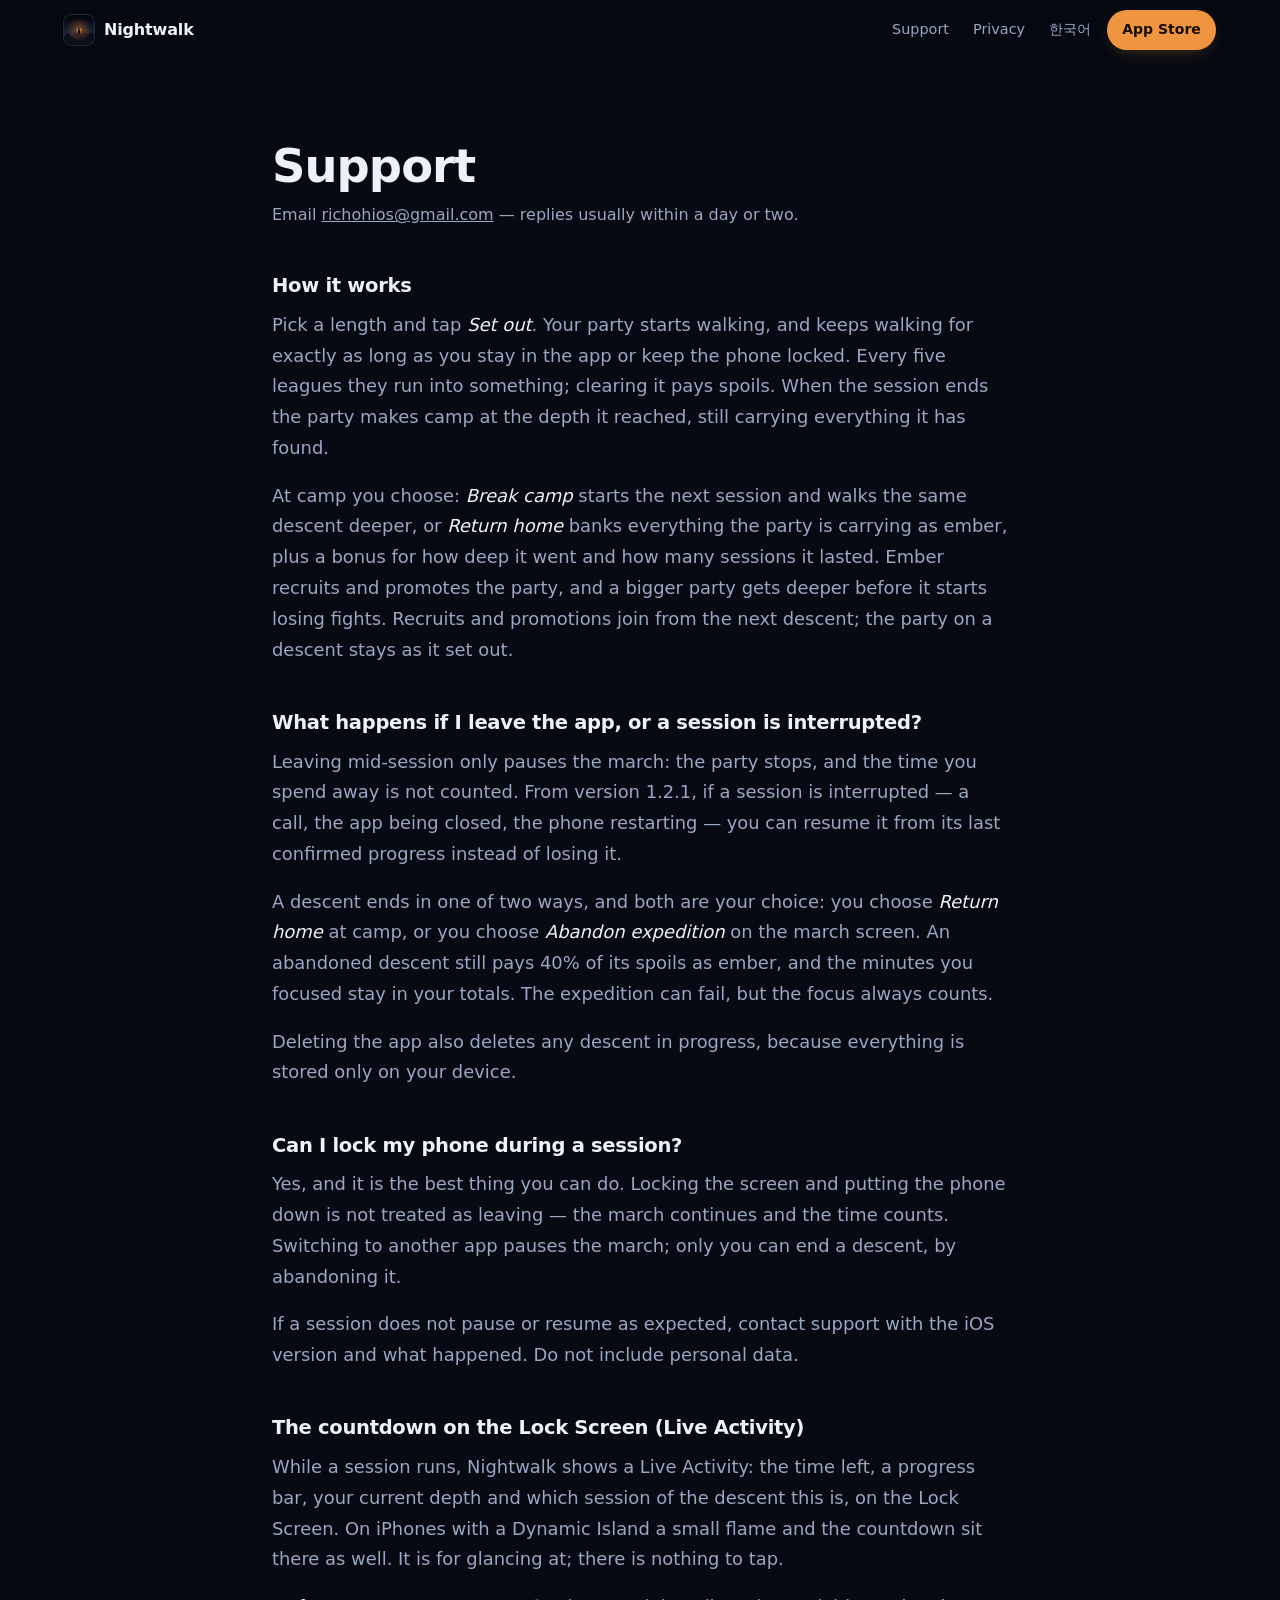
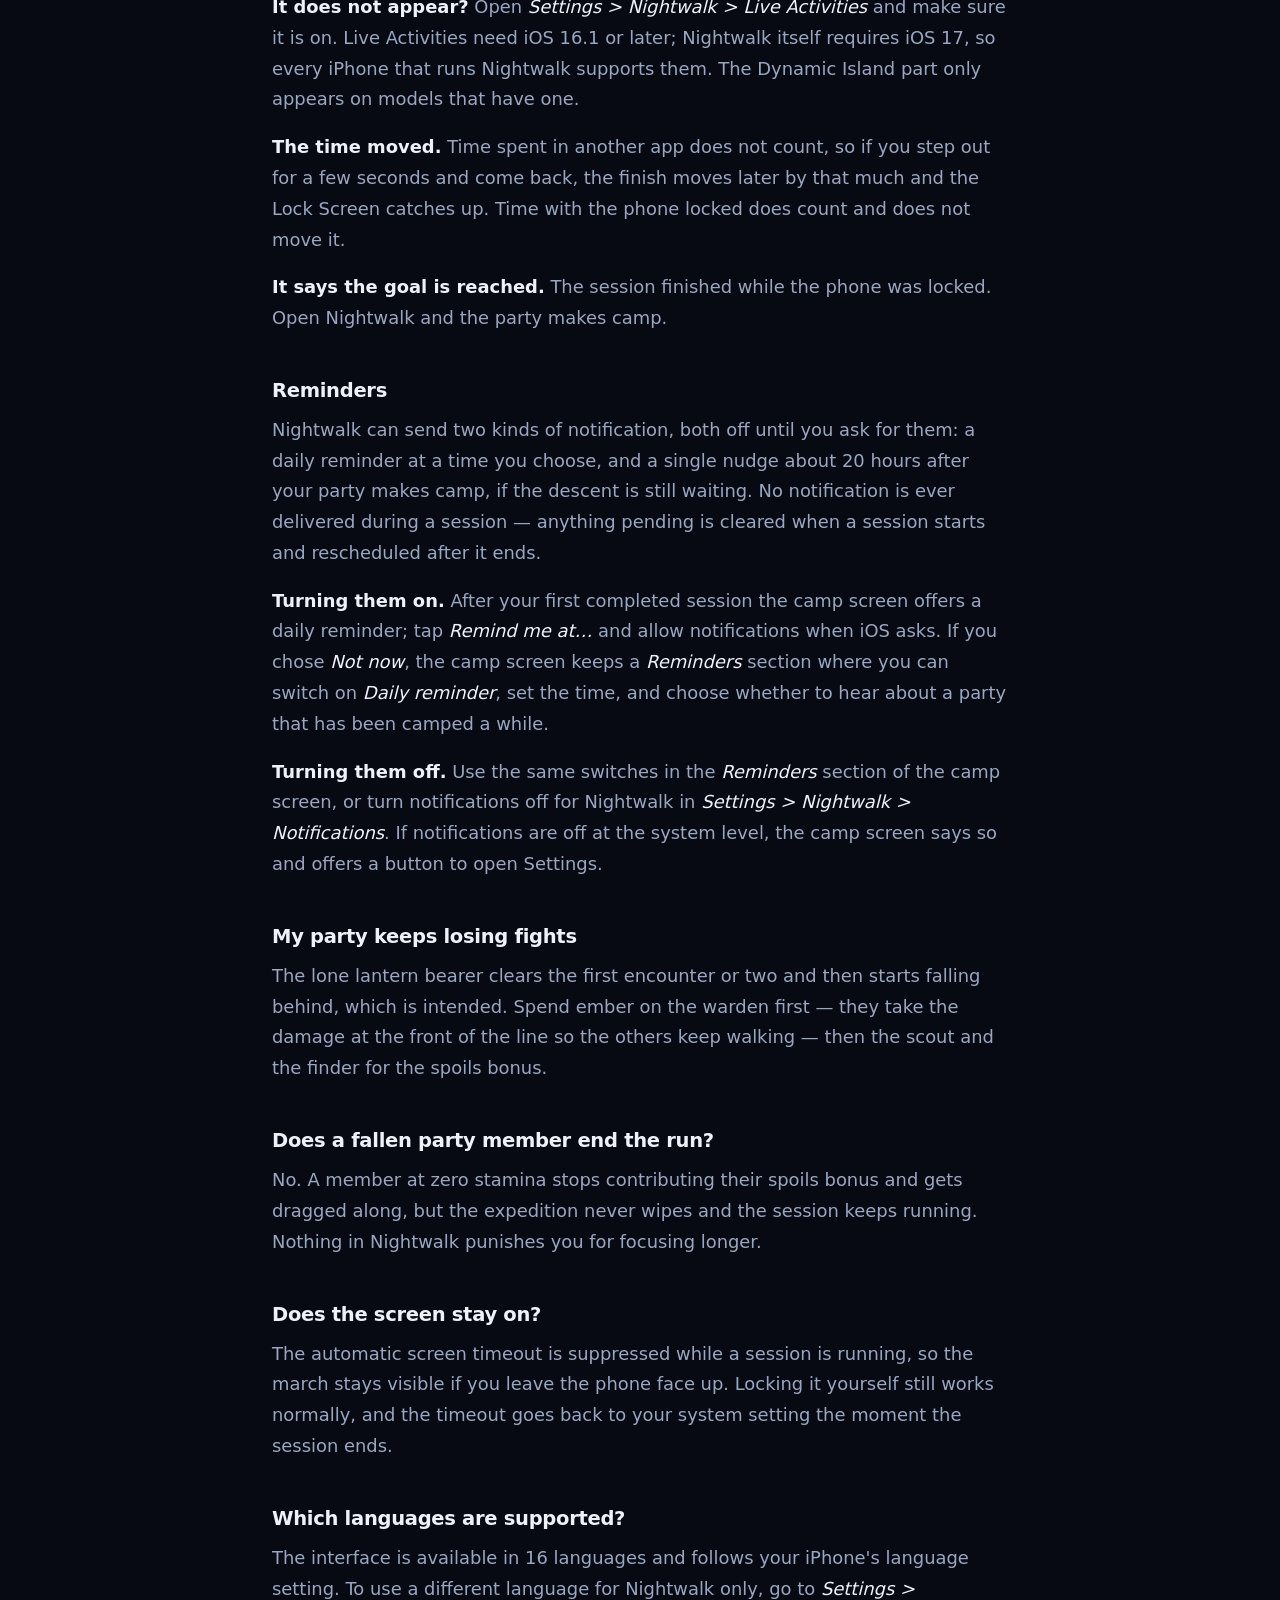
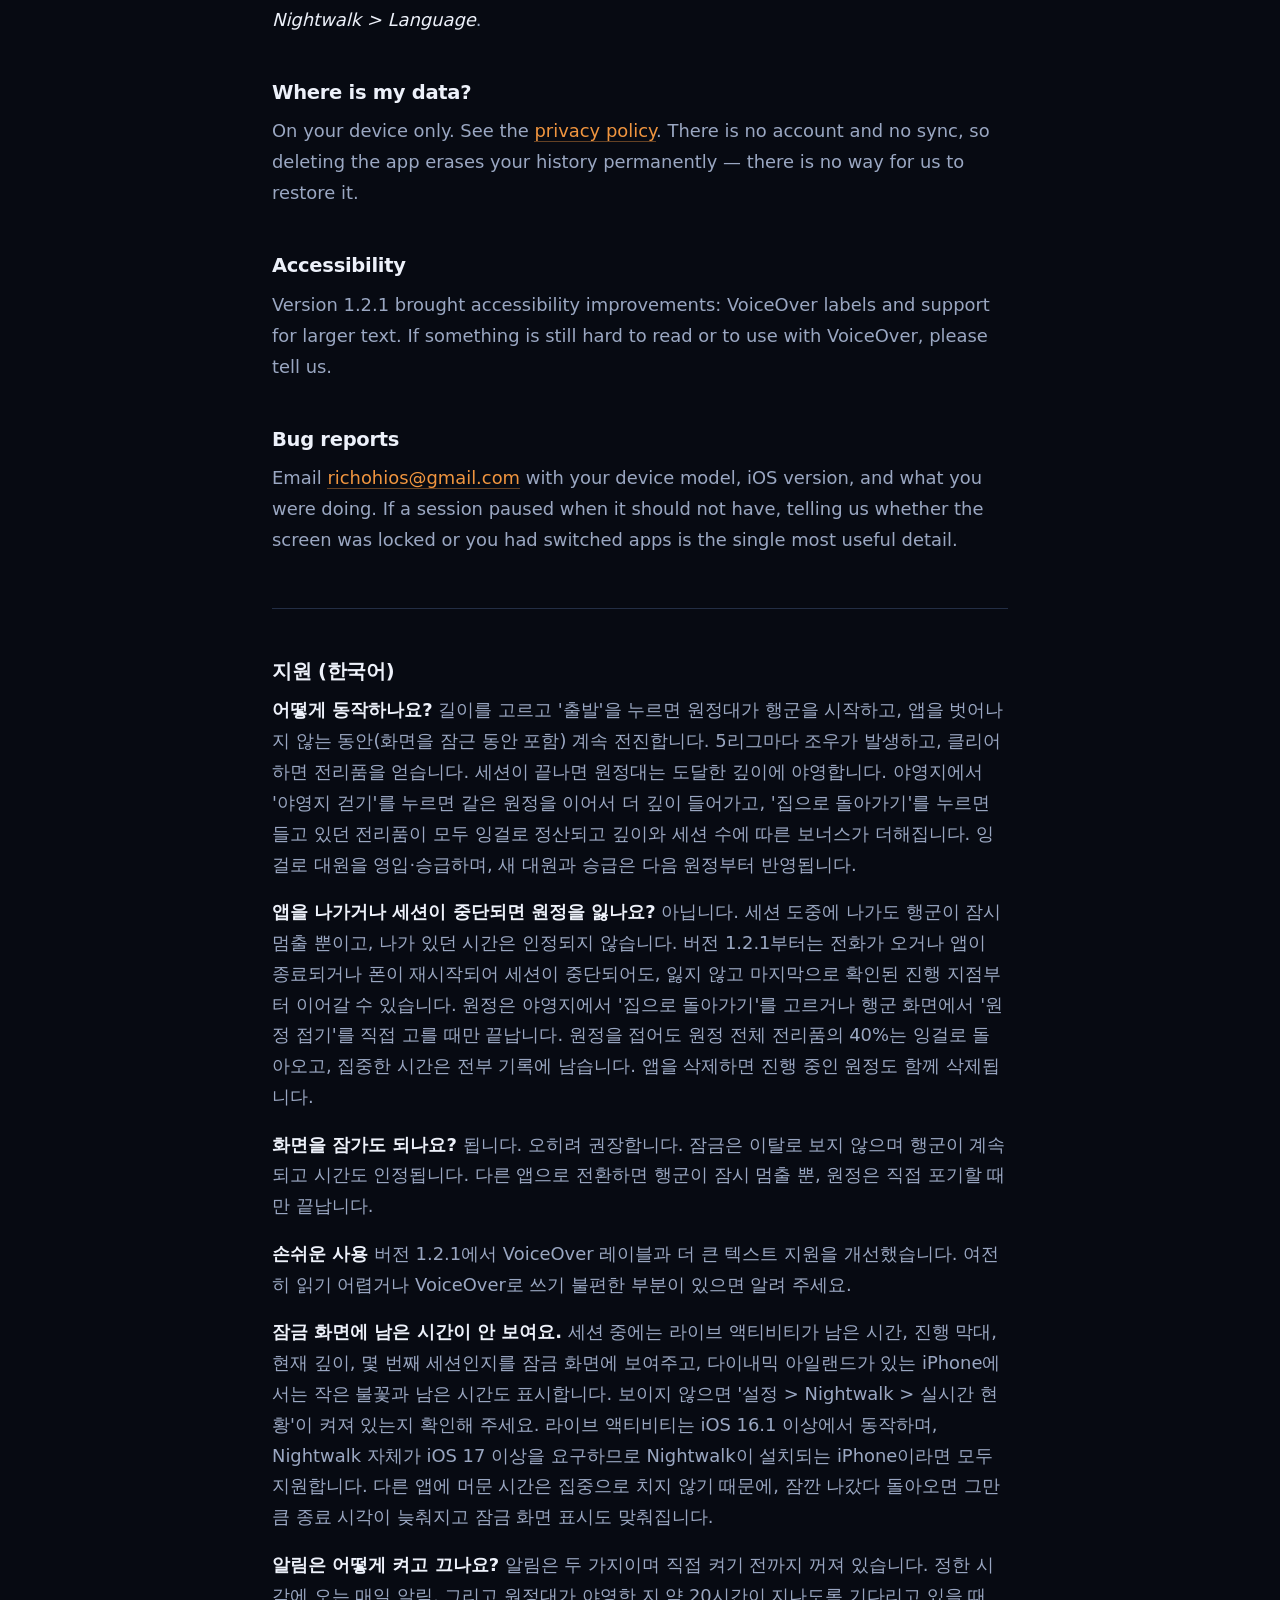
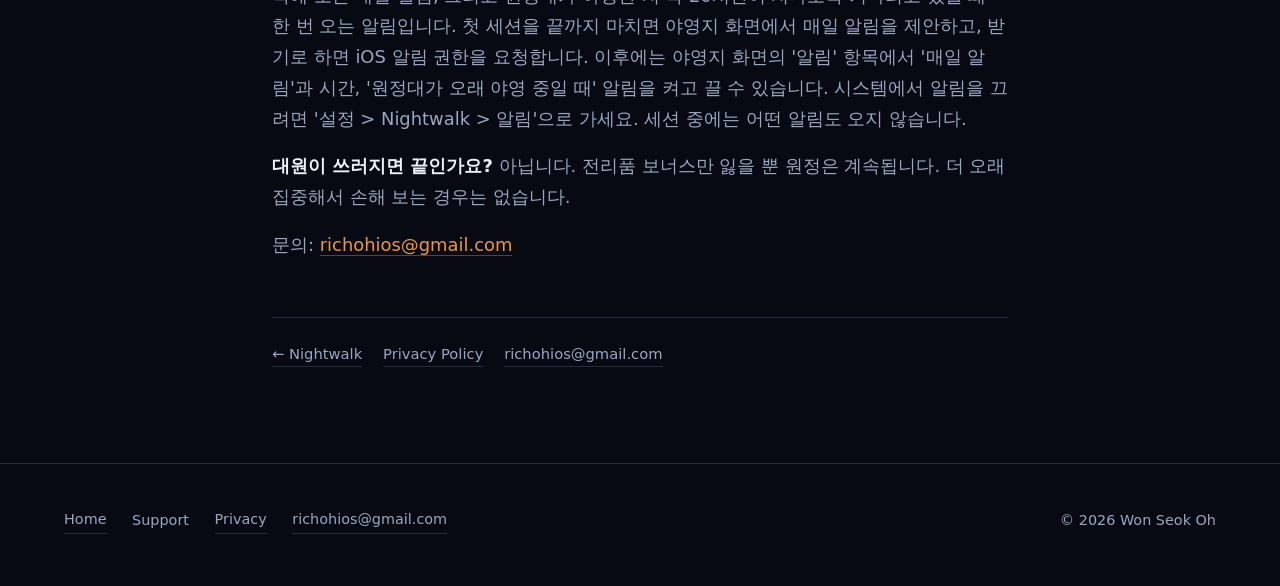
<file: support.html>
<!doctype html>
<html lang="en">
<head>
<meta charset="utf-8">
<meta name="viewport" content="width=device-width,initial-scale=1,viewport-fit=cover">
<title>Nightwalk: Focus Expedition — Support</title>
<meta name="description" content="Help for Nightwalk: Focus Expedition — descents, the Lock Screen Live Activity, reminders, and what happens when you leave the app or a session is interrupted.">
<link rel="canonical" href="https://richoh86.github.io/nightwalk-site/support.html">
<meta name="theme-color" content="#070A12">
<meta name="apple-itunes-app" content="app-id=6801521235">
<meta property="og:type" content="website">
<meta property="og:site_name" content="Nightwalk">
<meta property="og:title" content="Nightwalk: Focus Expedition — Support">
<meta property="og:description" content="Help for Nightwalk: Focus Expedition — descents, the Lock Screen Live Activity, reminders, and what happens when you leave the app or a session is interrupted.">
<meta property="og:url" content="https://richoh86.github.io/nightwalk-site/support.html">
<meta property="og:image" content="https://richoh86.github.io/nightwalk-site/assets/img/og.jpg">
<meta property="og:image:width" content="1200">
<meta property="og:image:height" content="630">
<meta name="twitter:card" content="summary_large_image">
<meta name="twitter:title" content="Nightwalk: Focus Expedition — Support">
<meta name="twitter:description" content="Help for Nightwalk: Focus Expedition — descents, the Lock Screen Live Activity, reminders, and what happens when you leave the app or a session is interrupted.">
<meta name="twitter:image" content="https://richoh86.github.io/nightwalk-site/assets/img/og.jpg">
<link rel="icon" type="image/png" sizes="32x32" href="assets/img/favicon-32.png">
<link rel="icon" type="image/png" sizes="512x512" href="assets/img/icon-512.png">
<link rel="apple-touch-icon" href="assets/img/apple-touch-icon.png">
<style>
  :root{
    color-scheme:dark;
    --sans:system-ui,-apple-system,'SF Pro Text',"Segoe UI",Roboto,'Helvetica Neue',Arial,sans-serif;
    --bg:#070A12;--bg2:#0D1322;--surface:#111827;--surface2:#161F33;
    --line:#232E45;--text:#EDF1FA;--dim:#9AA7C2;
    --accent:#F0953F;--accent-2:#7FA8E8;--on-accent:#1A0E03;
    --glow:rgba(240,149,63,.40);--halo1:rgba(240,149,63,.28);--halo2:rgba(90,130,220,.24);
    --bar:color-mix(in srgb,#070A12 82%,transparent);
  }

*,*::before,*::after{box-sizing:border-box}
html{-webkit-text-size-adjust:100%;scroll-behavior:smooth}
@media (prefers-reduced-motion:reduce){html{scroll-behavior:auto}}
body{margin:0;background:var(--bg);color:var(--text);
  font:400 clamp(1rem,.96rem + .2vw,1.125rem)/1.65 var(--sans);
  -webkit-font-smoothing:antialiased;text-rendering:optimizeLegibility;
  overflow-x:hidden}
img{max-width:100%;display:block}
a{color:inherit}
h1,h2,h3{margin:0;font-weight:700;letter-spacing:-.02em;line-height:1.08;
  text-wrap:balance}
p{margin:0}
::selection{background:var(--accent);color:var(--on-accent)}
:focus-visible{outline:2px solid var(--accent);outline-offset:3px;border-radius:.3rem}

.wrap{width:min(100% - 2.5rem,72rem);margin-inline:auto}
@media (min-width:52rem){.wrap{width:min(100% - 5rem,72rem)}}

/* ---------------------------------------------------------------- header */
.bar{position:sticky;top:0;z-index:50;background:var(--bar);
  border-bottom:1px solid transparent;
  backdrop-filter:saturate(1.6) blur(14px);-webkit-backdrop-filter:saturate(1.6) blur(14px);
  transition:border-color .25s ease,background .25s ease}
.bar.is-stuck{border-bottom-color:var(--line)}
.bar .wrap{display:flex;align-items:center;gap:1rem;min-height:3.75rem}
.brand{display:flex;align-items:center;gap:.65rem;text-decoration:none;
  font-weight:650;letter-spacing:-.01em;font-size:1rem;margin-right:auto}
.brand img{width:1.85rem;height:1.85rem;border-radius:.48rem;
  box-shadow:0 1px 3px rgba(0,0,0,.28),0 0 0 1px var(--line)}
.bar nav{display:none;gap:1.5rem;font-size:.9rem;color:var(--dim)}
.bar nav a{text-decoration:none}
.bar nav a:hover{color:var(--text)}
@media (min-width:46rem){.bar nav{display:flex}}

.pill{display:inline-flex;align-items:center;gap:.4rem;flex:none;
  padding:.5rem .95rem;border-radius:999px;font-size:.875rem;font-weight:600;
  text-decoration:none;background:var(--accent);color:var(--on-accent);
  box-shadow:0 6px 18px -8px var(--glow);transition:transform .18s ease,filter .18s ease}
.pill:hover{transform:translateY(-1px);filter:brightness(1.06)}
.pill.ghost{background:transparent;color:var(--dim);border:1px solid var(--line);
  box-shadow:none;font-weight:500;cursor:default}

/* -------------------------------------------------------------- app badge */
.badge{display:inline-block;transition:transform .18s ease,opacity .18s ease}
.badge:hover{transform:translateY(-2px)}
.badge img{height:3.1rem;width:auto}
.soon{display:inline-flex;align-items:center;gap:.6rem;padding:.85rem 1.3rem;
  border:1px solid var(--line);border-radius:.85rem;background:var(--surface);
  font-size:.95rem;font-weight:600;letter-spacing:-.01em}
.soon::before{content:"";width:.5rem;height:.5rem;border-radius:50%;
  background:var(--accent);box-shadow:0 0 0 4px var(--glow)}

/* ------------------------------------------------------------------- hero */
.hero{position:relative;isolation:isolate;overflow:hidden;
  padding-block:clamp(3rem,2rem + 6vw,6.5rem) clamp(3.5rem,2rem + 7vw,7rem);
  background:linear-gradient(180deg,var(--bg2) 0%,var(--bg) 100%)}
.hero::before{content:"";position:absolute;inset:-20% -10% 0;z-index:-1;
  background:radial-gradient(45% 45% at 18% 22%,var(--halo1),transparent 68%),
             radial-gradient(42% 42% at 88% 8%,var(--halo2),transparent 70%);
  pointer-events:none}
.hero .wrap{display:grid;gap:clamp(2.5rem,1rem + 6vw,4.5rem);align-items:center}
@media (min-width:60rem){.hero .wrap{grid-template-columns:1.05fr .95fr}}
.kicker{display:inline-block;font-size:.78rem;font-weight:700;letter-spacing:.12em;
  text-transform:uppercase;color:var(--accent);margin-bottom:1.1rem}
.hero h1{font-size:clamp(2.1rem,1.3rem + 3.6vw,3.85rem);max-width:19ch}
.hero .lede{margin-top:1.4rem;max-width:56ch;font-size:clamp(1.03rem,.98rem + .34vw,1.22rem);
  color:var(--dim);line-height:1.62}
.cta-row{margin-top:2.2rem;display:flex;flex-wrap:wrap;align-items:center;gap:1rem 1.25rem}
.meta{margin-top:1.1rem;font-size:.85rem;color:var(--dim);letter-spacing:.01em}

/* ----------------------------------------------------------- device frame */
.device{position:relative;width:min(100%,20.5rem);margin-inline:auto;
  padding:.62rem;border-radius:2.75rem;
  background:linear-gradient(155deg,#5b5b66 0%,#141419 26%,#33333c 55%,#0c0c10 82%,#43434d 100%);
  box-shadow:0 2px 3px rgba(255,255,255,.10) inset,
             0 34px 70px -26px rgba(0,0,0,.72),
             0 90px 120px -60px var(--glow)}
.device::before,.device::after{content:"";position:absolute;left:-.13rem;width:.13rem;
  border-radius:.2rem 0 0 .2rem;background:linear-gradient(180deg,#6a6a76,#2a2a32)}
.device::before{top:6.2rem;height:2.1rem}
.device::after{top:8.9rem;height:2.1rem}
.device .screen{position:relative;border-radius:2.2rem;overflow:hidden;
  background:#000;box-shadow:0 0 0 1px rgba(0,0,0,.6)}
.device img{width:100%;height:auto}
.hero .device{transform:perspective(1600px) rotateY(-7deg) rotateX(2deg);
  transform-style:preserve-3d}
@media (max-width:60rem){.hero .device{transform:none;width:min(100%,17.5rem)}}

/* --------------------------------------------------------------- features */
.features{padding-block:clamp(3.5rem,2rem + 6vw,6.5rem);display:grid;
  gap:clamp(3.5rem,1.5rem + 7vw,6.5rem)}
.feature{display:grid;gap:clamp(2rem,1rem + 5vw,4.5rem);align-items:center}
@media (min-width:58rem){
  .feature{grid-template-columns:1fr 1fr}
  .feature:nth-child(even) .feature-art{order:-1}
}
.feature-art .device{width:min(100%,17rem)}
.eyebrow{font-size:.76rem;font-weight:700;letter-spacing:.13em;text-transform:uppercase;
  color:var(--accent);margin-bottom:.9rem}
.feature h2{font-size:clamp(1.45rem,1.12rem + 1.4vw,2.1rem);max-width:22ch}
.feature p{margin-top:1.1rem;max-width:52ch;color:var(--dim);line-height:1.68}

/* ------------------------------------------------------------------ trust */
.trust{border-block:1px solid var(--line);background:var(--surface);
  padding-block:clamp(2.5rem,1.5rem + 4vw,4rem)}
.trust h2{font-size:.78rem;letter-spacing:.13em;text-transform:uppercase;
  color:var(--dim);font-weight:700;margin-bottom:2.2rem}
.trust-grid{display:grid;gap:2rem 2.5rem;
  grid-template-columns:repeat(auto-fit,minmax(14rem,1fr))}
.trust-grid h3{font-size:1.02rem;letter-spacing:-.01em;
  padding-top:.9rem;border-top:2px solid var(--accent)}
.trust-grid p{margin-top:.55rem;font-size:.93rem;color:var(--dim);line-height:1.6;max-width:34ch}

/* -------------------------------------------------------------------- cta */
.closer{position:relative;isolation:isolate;text-align:center;
  padding-block:clamp(4rem,2.5rem + 7vw,7.5rem);overflow:hidden}
.closer::before{content:"";position:absolute;inset:0;z-index:-1;
  background:radial-gradient(60% 80% at 50% 100%,var(--halo1),transparent 72%)}
.closer p.line{font-size:clamp(1.45rem,1.1rem + 1.9vw,2.4rem);font-weight:700;
  letter-spacing:-.02em;line-height:1.18;max-width:22ch;margin-inline:auto;
  text-wrap:balance}
.closer .cta-row{justify-content:center;margin-top:2.3rem}

/* ----------------------------------------------------------------- footer */
footer{border-top:1px solid var(--line);background:var(--bg);
  padding-block:2.75rem 3.25rem;font-size:.9rem;color:var(--dim)}
footer .wrap{display:flex;flex-wrap:wrap;gap:.85rem 1.6rem;align-items:center}
footer a{text-decoration:none;border-bottom:1px solid var(--line);padding-bottom:1px}
footer a:hover{color:var(--text);border-bottom-color:var(--accent)}
footer .copy{margin-left:auto}
@media (max-width:44rem){footer .copy{margin-left:0;width:100%}}

/* ------------------------------------------------------------------ prose */
.doc{padding-block:clamp(2.75rem,2rem + 4vw,5rem) clamp(3rem,2rem + 5vw,6rem)}
.doc .wrap{width:min(100% - 2.5rem,46rem)}
.doc h1{font-size:clamp(2rem,1.5rem + 2vw,2.9rem)}
.doc .sub{margin-top:.7rem;color:var(--dim);font-size:1rem}
.prose{margin-top:2.75rem;max-width:65ch}
.prose h2{font-size:1.22rem;margin:2.9rem 0 .85rem;letter-spacing:-.015em}
.prose h3{font-size:1.03rem;margin:2rem 0 .5rem;letter-spacing:-.01em}
.prose p{margin:0 0 1.05rem;color:var(--dim);line-height:1.72}
.prose strong{color:var(--text);font-weight:650}
.prose em{color:var(--text);font-style:italic}
.prose a{color:var(--accent);text-decoration:none;border-bottom:1px solid var(--glow)}
.prose a:hover{border-bottom-color:var(--accent)}
.prose ul{margin:0 0 1.2rem;padding-left:1.15rem;color:var(--dim)}
.prose li{margin:.4rem 0;line-height:1.68}
.prose li::marker{color:var(--accent)}
.prose dl{margin:0}
.prose dt{font-weight:650;color:var(--text);margin:2rem 0 .5rem;letter-spacing:-.01em}
.prose dd{margin:0 0 1.05rem;color:var(--dim);line-height:1.72}
.prose code{font:.88em/1.4 ui-monospace,SFMono-Regular,Menlo,monospace;
  background:var(--surface2);border:1px solid var(--line);border-radius:.35rem;
  padding:.1em .4em;color:var(--text)}
.prose hr{margin:3.25rem 0;border:0;border-top:1px solid var(--line)}
.card,.lede-box{background:var(--surface);border:1px solid var(--line);
  border-left:3px solid var(--accent);border-radius:.7rem;
  padding:1.15rem 1.35rem;margin:0 0 1.6rem}
.card p,.lede-box p{margin:0 0 .8rem}
.card p:last-child,.lede-box p:last-child{margin:0}
.doc-links{margin-top:3.5rem;padding-top:1.5rem;border-top:1px solid var(--line);
  font-size:.92rem;color:var(--dim);display:flex;flex-wrap:wrap;gap:.6rem 1.3rem}
.doc-links a{text-decoration:none;border-bottom:1px solid var(--line)}
.doc-links a:hover{color:var(--text);border-bottom-color:var(--accent)}

/* ----------------------------------------------------------------- reveal */
.js .reveal{opacity:0;transform:translateY(18px);
  transition:opacity .7s cubic-bezier(.22,.7,.3,1),transform .7s cubic-bezier(.22,.7,.3,1)}
.js .reveal.in{opacity:1;transform:none}
@media (prefers-reduced-motion:reduce){
  .js .reveal{opacity:1;transform:none;transition:none}
  .badge:hover,.pill:hover{transform:none}
}
</style>
</head>
<body>

<header class="bar">
  <div class="wrap">
    <a class="brand" href="./"><img src="assets/img/icon-512.png" width="512" height="512" alt="">Nightwalk</a>
    <nav><a href="support.html" aria-current="page">Support</a><a href="privacy.html">Privacy</a><a href="#ko" lang="ko">한국어</a></nav>
    <a class="pill" href="https://apps.apple.com/app/id6801521235">App&nbsp;Store</a>
  </div>
</header>

<main class="doc">
  <div class="wrap">
    <h1>Support</h1>
    <p class="sub">Email <a href="mailto:richohios@gmail.com">richohios@gmail.com</a> — replies usually within a day or two.</p>
    <div class="prose">
<h2>How it works</h2>
  <p>Pick a length and tap <em>Set out</em>. Your party starts walking, and keeps walking for exactly
  as long as you stay in the app or keep the phone locked. Every five leagues they run into
  something; clearing it pays spoils. When the session ends the party makes camp at the depth it
  reached, still carrying everything it has found.</p>
  <p>At camp you choose: <em>Break camp</em> starts the next session and walks the same descent
  deeper, or <em>Return home</em> banks everything the party is carrying as ember, plus a bonus for
  how deep it went and how many sessions it lasted. Ember recruits and promotes the party, and a
  bigger party gets deeper before it starts losing fights. Recruits and promotions join from the
  next descent; the party on a descent stays as it set out.</p>

  <h2 id="descent-lost">What happens if I leave the app, or a session is interrupted?</h2>
  <p>Leaving mid-session only pauses the march: the party stops, and the time you spend away is not
  counted. From version 1.2.1, if a session is interrupted — a call, the app being closed, the phone
  restarting — you can resume it from its last confirmed progress instead of losing it.</p>
  <p>A descent ends in one of two ways, and both are your choice: you choose <em>Return home</em> at
  camp, or you choose <em>Abandon expedition</em> on the march screen. An abandoned descent still
  pays 40% of its spoils as ember, and the minutes you focused stay in your totals. The expedition
  can fail, but the focus always counts.</p>
  <p>Deleting the app also deletes any descent in progress, because everything is stored only on
  your device.</p>

  <h2>Can I lock my phone during a session?</h2>
  <p>Yes, and it is the best thing you can do. Locking the screen and putting the phone down is not
  treated as leaving — the march continues and the time counts. Switching to another app pauses the
  march; only you can end a descent, by abandoning it.</p>
  <p>If a session does not pause or resume as expected, contact support with the iOS version and what happened. Do not include personal data.</p>

  <h2 id="live-activity">The countdown on the Lock Screen (Live Activity)</h2>
  <p>While a session runs, Nightwalk shows a Live Activity: the time left, a progress bar, your
  current depth and which session of the descent this is, on the Lock Screen. On iPhones with a
  Dynamic Island a small flame and the countdown sit there as well. It is for glancing at; there is
  nothing to tap.</p>
  <p><strong>It does not appear?</strong> Open <em>Settings &gt; Nightwalk &gt; Live Activities</em>
  and make sure it is on. Live Activities need iOS 16.1 or later; Nightwalk itself requires iOS 17,
  so every iPhone that runs Nightwalk supports them. The Dynamic Island part only appears on models
  that have one.</p>
  <p><strong>The time moved.</strong> Time spent in another app does not count, so if you step out
  for a few seconds and come back, the finish moves later by that much and the Lock Screen catches
  up. Time with the phone locked does count and does not move it.</p>
  <p><strong>It says the goal is reached.</strong> The session finished while the phone was locked.
  Open Nightwalk and the party makes camp.</p>

  <h2 id="reminders">Reminders</h2>
  <p>Nightwalk can send two kinds of notification, both off until you ask for them: a daily reminder
  at a time you choose, and a single nudge about 20 hours after your party makes camp, if the
  descent is still waiting. No notification is ever delivered during a session — anything pending
  is cleared when a session starts and rescheduled after it ends.</p>
  <p><strong>Turning them on.</strong> After your first completed session the camp screen offers a
  daily reminder; tap <em>Remind me at…</em> and allow notifications when iOS asks. If you chose
  <em>Not now</em>, the camp screen keeps a <em>Reminders</em> section where you can switch on
  <em>Daily reminder</em>, set the time, and choose whether to hear about a party that has been
  camped a while.</p>
  <p><strong>Turning them off.</strong> Use the same switches in the <em>Reminders</em> section of
  the camp screen, or turn notifications off for Nightwalk in <em>Settings &gt; Nightwalk &gt;
  Notifications</em>. If notifications are off at the system level, the camp screen says so and
  offers a button to open Settings.</p>

  <h2>My party keeps losing fights</h2>
  <p>The lone lantern bearer clears the first encounter or two and then starts falling behind, which
  is intended. Spend ember on the warden first — they take the damage at the front of the line so
  the others keep walking — then the scout and the finder for the spoils bonus.</p>

  <h2>Does a fallen party member end the run?</h2>
  <p>No. A member at zero stamina stops contributing their spoils bonus and gets dragged along, but
  the expedition never wipes and the session keeps running. Nothing in Nightwalk punishes you for
  focusing longer.</p>

  <h2>Does the screen stay on?</h2>
  <p>The automatic screen timeout is suppressed while a session is running, so the march stays
  visible if you leave the phone face up. Locking it yourself still works normally, and the timeout
  goes back to your system setting the moment the session ends.</p>

  <h2>Which languages are supported?</h2>
  <p>The interface is available in 16 languages and follows your iPhone's language setting. To use
  a different language for Nightwalk only, go to <em>Settings &gt; Nightwalk &gt; Language</em>.</p>

  <h2>Where is my data?</h2>
  <p>On your device only. See the <a href="privacy.html">privacy policy</a>. There is no account and
  no sync, so deleting the app erases your history permanently — there is no way for us to restore
  it.</p>

  <h2>Accessibility</h2>
  <p>Version 1.2.1 brought accessibility improvements: VoiceOver labels and support for larger
  text. If something is still hard to read or to use with VoiceOver, please tell us.</p>

  <h2>Bug reports</h2>
  <p>Email <a href="mailto:richohios@gmail.com">richohios@gmail.com</a> with your device model, iOS
  version, and what you were doing. If a session paused when it should not have, telling us whether
  the screen was locked or you had switched apps is the single most useful detail.</p>

  <hr>
  <h2 id="ko">지원 (한국어)</h2>
  <p><strong>어떻게 동작하나요?</strong> 길이를 고르고 '출발'을 누르면 원정대가 행군을 시작하고,
  앱을 벗어나지 않는 동안(화면을 잠근 동안 포함) 계속 전진합니다. 5리그마다 조우가 발생하고, 클리어하면
  전리품을 얻습니다. 세션이 끝나면 원정대는 도달한 깊이에 야영합니다. 야영지에서 '야영지 걷기'를
  누르면 같은 원정을 이어서 더 깊이 들어가고, '집으로 돌아가기'를 누르면 들고 있던 전리품이 모두
  잉걸로 정산되고 깊이와 세션 수에 따른 보너스가 더해집니다. 잉걸로 대원을 영입·승급하며, 새 대원과 승급은
  다음 원정부터 반영됩니다.</p>
  <p><strong>앱을 나가거나 세션이 중단되면 원정을 잃나요?</strong> 아닙니다. 세션 도중에 나가도 행군이
  잠시 멈출 뿐이고, 나가 있던 시간은 인정되지 않습니다. 버전 1.2.1부터는 전화가 오거나 앱이 종료되거나 폰이
  재시작되어 세션이 중단되어도, 잃지 않고 마지막으로 확인된 진행 지점부터 이어갈 수 있습니다. 원정은
  야영지에서 '집으로 돌아가기'를 고르거나 행군 화면에서 '원정 접기'를 직접 고를 때만 끝납니다. 원정을 접어도
  원정 전체 전리품의 40%는 잉걸로 돌아오고, 집중한 시간은 전부 기록에 남습니다. 앱을 삭제하면 진행 중인
  원정도 함께 삭제됩니다.</p>
  <p><strong>화면을 잠가도 되나요?</strong> 됩니다. 오히려 권장합니다. 잠금은 이탈로 보지 않으며
  행군이 계속되고 시간도 인정됩니다. 다른 앱으로 전환하면 행군이 잠시 멈출 뿐, 원정은 직접 포기할 때만 끝납니다.</p>
  <p><strong>손쉬운 사용</strong> 버전 1.2.1에서 VoiceOver 레이블과 더 큰 텍스트 지원을 개선했습니다. 여전히
  읽기 어렵거나 VoiceOver로 쓰기 불편한 부분이 있으면 알려 주세요.</p>
  <p><strong>잠금 화면에 남은 시간이 안 보여요.</strong> 세션 중에는 라이브 액티비티가 남은 시간, 진행 막대,
  현재 깊이, 몇 번째 세션인지를 잠금 화면에 보여주고, 다이내믹 아일랜드가 있는 iPhone에서는 작은 불꽃과
  남은 시간도 표시합니다. 보이지 않으면 '설정 &gt; Nightwalk &gt; 실시간 현황'이 켜져 있는지
  확인해 주세요. 라이브 액티비티는 iOS 16.1 이상에서 동작하며, Nightwalk 자체가 iOS 17 이상을 요구하므로
  Nightwalk이 설치되는 iPhone이라면 모두 지원합니다. 다른 앱에 머문 시간은 집중으로 치지 않기 때문에, 잠깐
  나갔다 돌아오면 그만큼 종료 시각이 늦춰지고 잠금 화면 표시도 맞춰집니다.</p>
  <p><strong>알림은 어떻게 켜고 끄나요?</strong> 알림은 두 가지이며 직접 켜기 전까지 꺼져 있습니다. 정한
  시각에 오는 매일 알림, 그리고 원정대가 야영한 지 약 20시간이 지나도록 기다리고 있을 때 한 번 오는
  알림입니다. 첫 세션을 끝까지 마치면 야영지 화면에서 매일 알림을 제안하고, 받기로 하면 iOS 알림 권한을
  요청합니다. 이후에는 야영지 화면의 '알림' 항목에서 '매일 알림'과 시간, '원정대가 오래
  야영 중일 때' 알림을 켜고 끌 수 있습니다. 시스템에서 알림을 끄려면 '설정 &gt; Nightwalk &gt;
  알림'으로 가세요. 세션 중에는 어떤 알림도 오지 않습니다.</p>
  <p><strong>대원이 쓰러지면 끝인가요?</strong> 아닙니다. 전리품 보너스만 잃을 뿐 원정은 계속됩니다.
  더 오래 집중해서 손해 보는 경우는 없습니다.</p>
  <p>문의: <a href="mailto:richohios@gmail.com">richohios@gmail.com</a></p>
    </div>
    <p class="doc-links"><a href="./">← Nightwalk</a>
      <a href="privacy.html">Privacy Policy</a>
      <a href="mailto:richohios@gmail.com">richohios@gmail.com</a></p>
  </div>
</main>

<footer>
  <div class="wrap">
    <a href="./">Home</a> <span>Support</span> <a href="privacy.html">Privacy</a> <a href="mailto:richohios@gmail.com">richohios@gmail.com</a>
    <span class="copy">© 2026 Won Seok Oh</span>
  </div>
</footer>
<script>document.documentElement.classList.add('js');
(function(){
  var bar=document.querySelector('.bar');
  if(bar){var s=function(){bar.classList.toggle('is-stuck',window.scrollY>4)};
    s();addEventListener('scroll',s,{passive:true});}
  var els=document.querySelectorAll('.reveal');
  if(!('IntersectionObserver' in window)){
    for(var i=0;i<els.length;i++)els[i].classList.add('in');return;}
  var io=new IntersectionObserver(function(es){
    es.forEach(function(e){if(e.isIntersecting){e.target.classList.add('in');io.unobserve(e.target)}})
  },{rootMargin:'0px 0px -8% 0px',threshold:.08});
  for(var j=0;j<els.length;j++)io.observe(els[j]);
})();</script>
</body>
</html>
</file>
